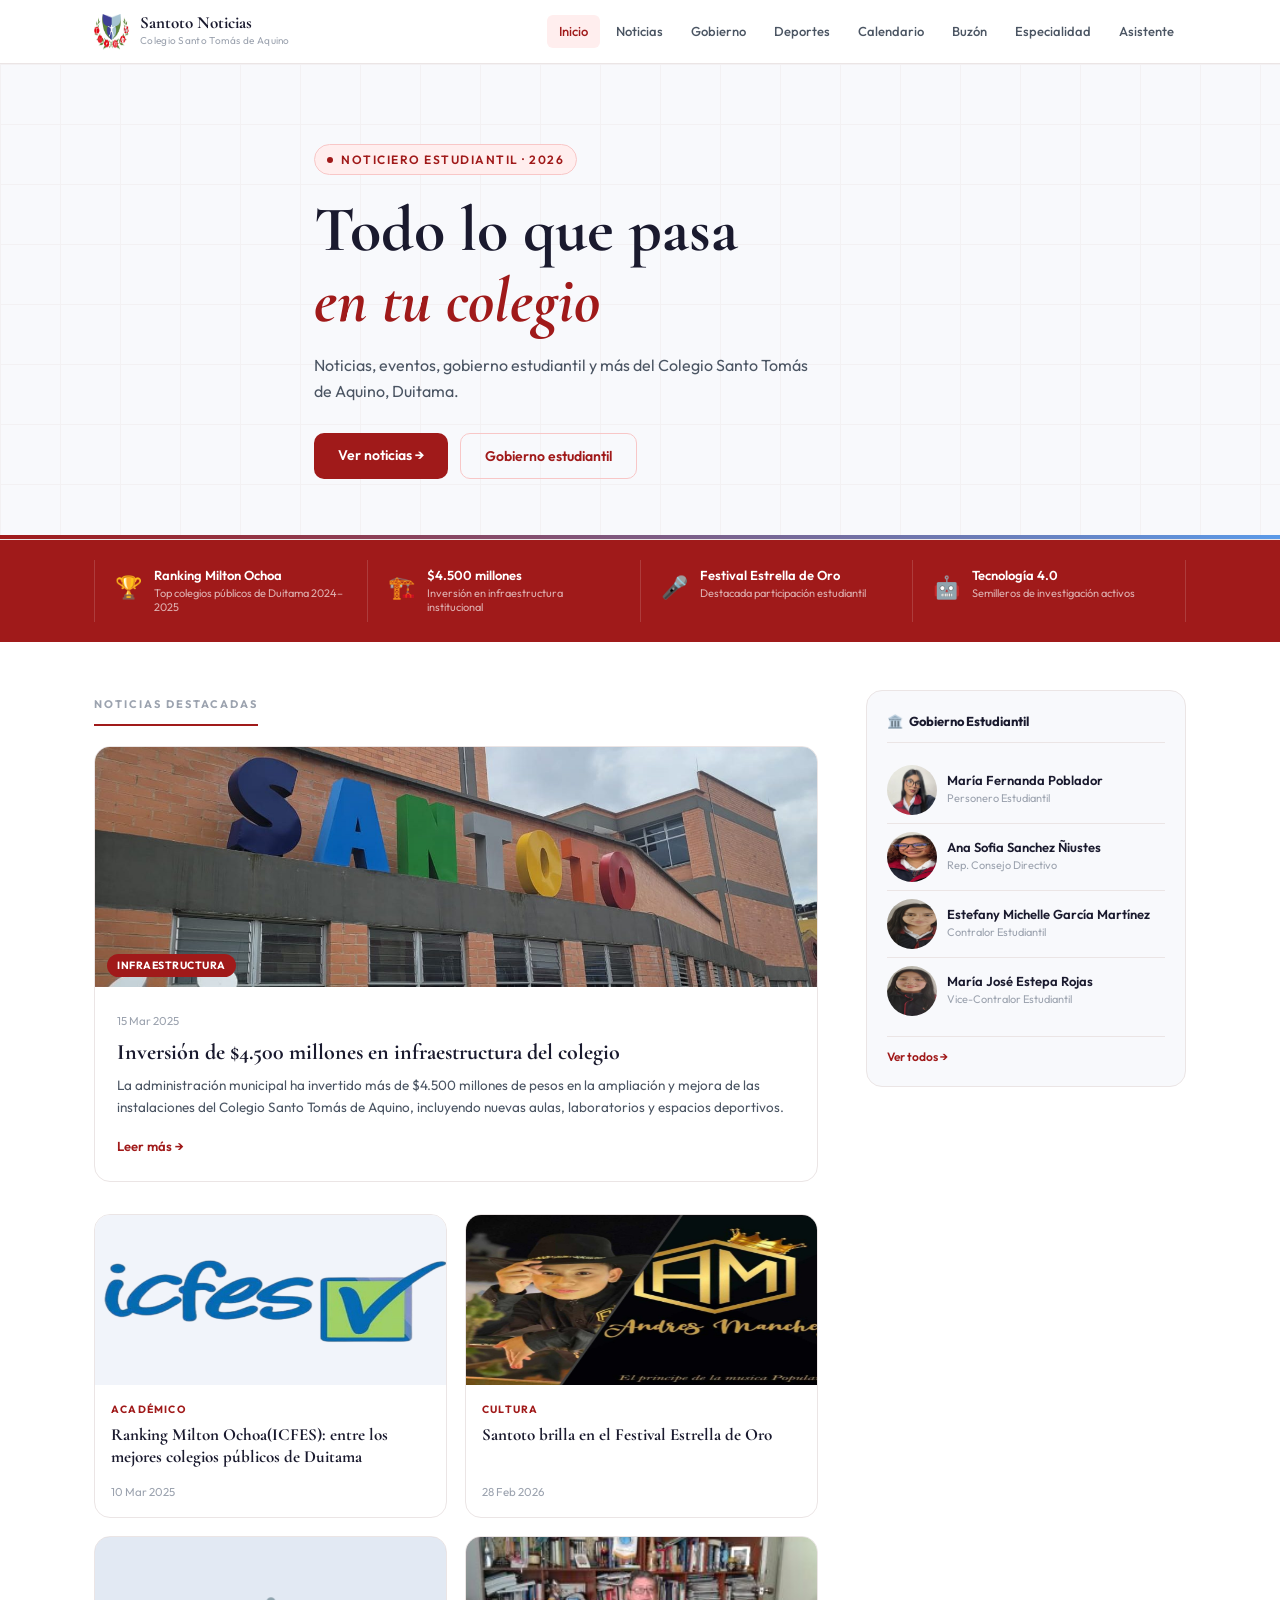
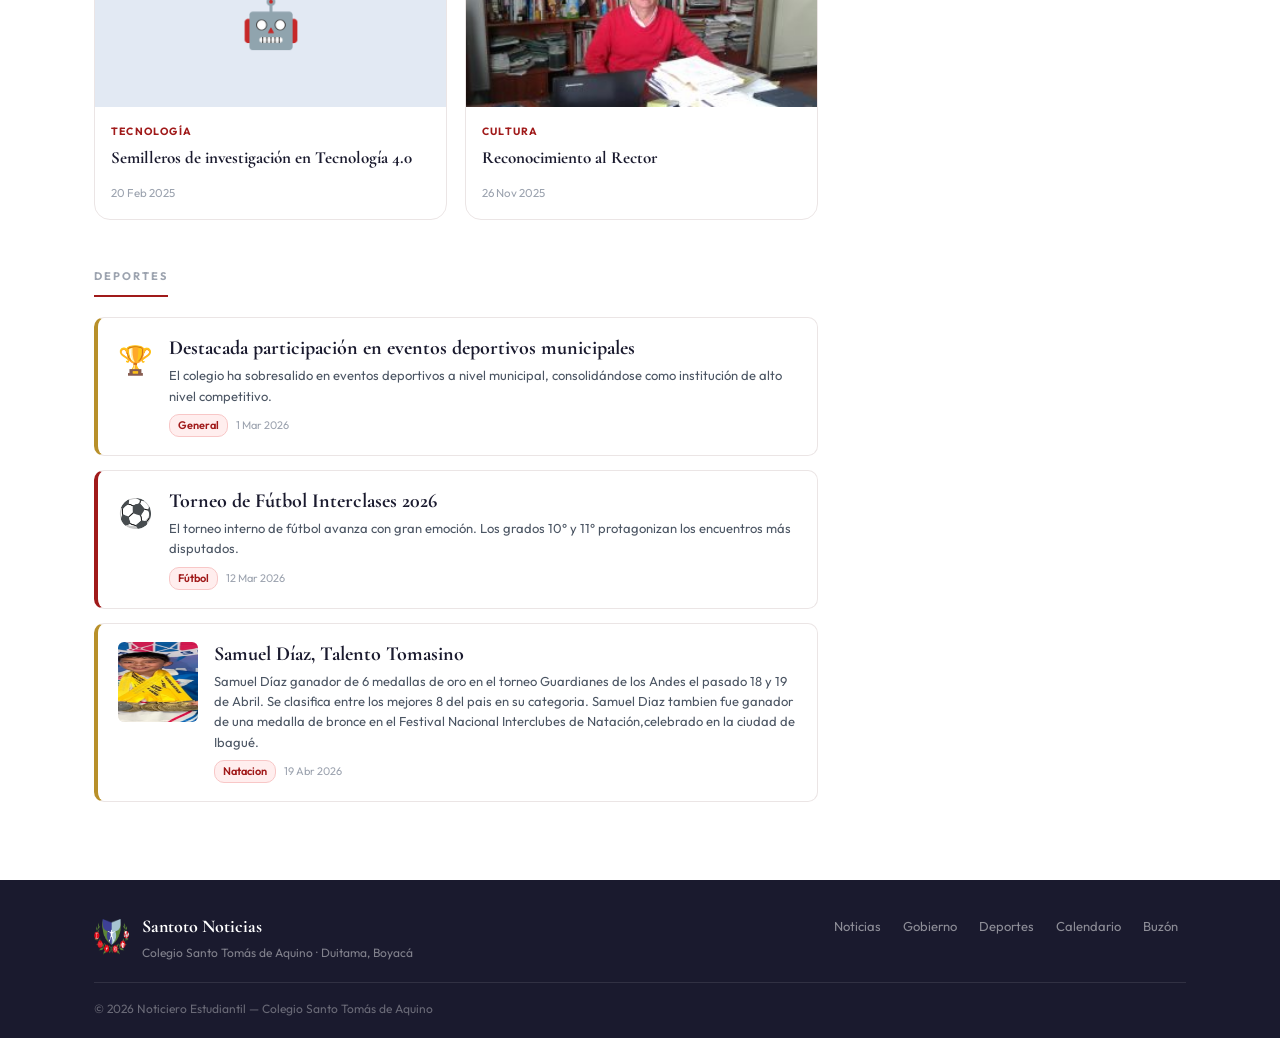
<file: index.html>
<!DOCTYPE html>
<html lang="es">
<head>
  <meta charset="UTF-8">
  <meta name="viewport" content="width=device-width, initial-scale=1.0">
  <title>Santoto Noticias — Colegio Santo Tomás de Aquino</title>
  <link rel="preconnect" href="https://fonts.googleapis.com">
  <link rel="preconnect" href="https://fonts.gstatic.com" crossorigin>
  <link href="https://fonts.googleapis.com/css2?family=Cormorant+Garamond:ital,wght@0,400;0,600;0,700;1,400;1,600&family=Outfit:wght@300;400;500;600;700&display=swap" rel="stylesheet">
  <link rel="stylesheet" href="styles.css">
  <script>
  // Comprueba si hay una versión nueva del sitio al entrar.
  (() => {
    if (!('serviceWorker' in navigator)) return;

    if (sessionStorage.getItem('sn_sw_reloading')) {
      sessionStorage.removeItem('sn_sw_reloading');
    }

    navigator.serviceWorker.addEventListener('controllerchange', () => {
      if (!sessionStorage.getItem('sn_sw_reloading')) {
        sessionStorage.setItem('sn_sw_reloading', '1');
        window.location.reload();
      }
    });

    window.addEventListener('load', () => {
      navigator.serviceWorker.register('./sw.js', { updateViaCache: 'none' })
        .then(reg => reg.update())
        .catch(err => console.warn('No se pudo comprobar la actualización:', err));
    });
  })();
  </script>
</head>
<body>

  <!-- NAV -->
  <nav class="nav" id="nav">
    <div class="nav-inner">
      <a href="index.html" class="nav-brand">
       <img src="IMG/esc.png" class="nav-logo" alt="Logo">
        <div class="nav-brand-text">
          <span class="nav-name">Santoto Noticias</span>
          <span class="nav-sub">Colegio Santo Tomás de Aquino</span>
        </div>
      </a>
      <div class="nav-links" id="nav-links">
        <a href="index.html" class="nav-link active">Inicio</a>
        <a href="noticias.html" class="nav-link">Noticias</a>
        <a href="gobierno.html" class="nav-link">Gobierno</a>
        <a href="deportes.html" class="nav-link">Deportes</a>
        <a href="calendario.html" class="nav-link">Calendario</a>
        <a href="sugerencias.html" class="nav-link">Buzón</a>
        <a href="especialidades.html" class="nav-link">Especialidad</a>
        <a href="chatbot.html" class="nav-link"> Asistente</a>
      </div>
      <button class="nav-hamburger" id="hamburger" onclick="toggleMenu()">
        <span></span><span></span><span></span>
      </button>
    </div>
  </nav>

  <!-- HERO -->
  <section class="hero">
    <div class="hero-bg-lines"></div>
    <div class="container">
      <div class="hero-eyebrow">
        <span class="dot"></span> Noticiero Estudiantil · 2026
      </div>
      <h1 class="hero-title">Todo lo que pasa<br><em>en tu colegio</em></h1>
      <p class="hero-desc">Noticias, eventos, gobierno estudiantil y más del Colegio Santo Tomás de Aquino, Duitama.</p>
      <div class="hero-actions">
        <a href="noticias.html" class="btn-primary">Ver noticias →</a>
        <a href="gobierno.html" class="btn-ghost">Gobierno estudiantil</a>
      </div>
    </div>
    <div class="hero-strip"></div>
  </section>

  <!-- HIGHLIGHTS BAR -->
  <div class="highlights-bar">
    <div class="container">
      <div class="highlights-grid">
        <div class="highlight-item">
          <div class="hi-icon">🏆</div>
          <div class="hi-text">
            <strong>Ranking Milton Ochoa</strong>
            <span>Top colegios públicos de Duitama 2024–2025</span>
          </div>
        </div>
        <div class="highlight-item">
          <div class="hi-icon">🏗️</div>
          <div class="hi-text">
            <strong>$4.500 millones</strong>
            <span>Inversión en infraestructura institucional</span>
          </div>
        </div>
        <div class="highlight-item">
          <div class="hi-icon">🎤</div>
          <div class="hi-text">
            <strong>Festival Estrella de Oro</strong>
            <span>Destacada participación estudiantil</span>
          </div>
        </div>
        <div class="highlight-item">
          <div class="hi-icon">🤖</div>
          <div class="hi-text">
            <strong>Tecnología 4.0</strong>
            <span>Semilleros de investigación activos</span>
          </div>
        </div>
      </div>
    </div>
  </div>

  <!-- MAIN CONTENT -->
  <main class="main-grid container">

    <!-- COLUMNA PRINCIPAL -->
    <div class="col-main">

      <div class="section-label">Noticias destacadas</div>

      <!-- NOTICIA GRANDE -->
      <article class="noticia-hero" onclick="location.href='noticias.html'">
        <div class="nh-img">
          <div class="nh-img-inner">
            <img src="IMG/colegio.jpeg" alt="Infraestructura" loading="lazy">
          </div>
          <div class="nh-cat-badge">Infraestructura</div>
        </div>
        <div class="nh-body">
          <div class="nh-meta">
            <span class="nh-date">15 Mar 2025</span>
          </div>
          <h2 class="nh-title">Inversión de $4.500 millones en infraestructura del colegio</h2>
          <p class="nh-excerpt">La administración municipal ha invertido más de $4.500 millones de pesos en la ampliación y mejora de las instalaciones del Colegio Santo Tomás de Aquino, incluyendo nuevas aulas, laboratorios y espacios deportivos.</p>
          <span class="nh-read">Leer más →</span>
        </div>
      </article>

      <!-- GRID NOTICIAS SECUNDARIAS -->
      <div class="noticias-grid" id="noticias-grid">
        <!-- Se llena con JS -->
      </div>

      <div class="section-label" style="margin-top:48px">Deportes</div>
      <div class="deportes-list" id="deportes-list">
        <!-- Se llena con JS -->
      </div>

    </div>
     
    <!-- SIDEBAR -->
    <aside class="col-side">

      <!-- GOBIERNO ESTUDIANTIL -->
      <div class="widget">
        <div class="widget-title">
          <span>🏛️</span> Gobierno Estudiantil
        </div>
        <div id="gov-widget">
          <!-- Se llena con JS -->
        </div>
        <a href="gobierno.html" class="widget-link">Ver todos →</a>
      </div>
    </aside>
  </main>
 <!-- FOOTER -->
  <footer class="footer">
    <div class="container">
      <div class="footer-top">
        <div class="footer-brand">
       <img src="IMG/esc.png" class="nav-logo" alt="Logo">
          <div>
            <div class="footer-name">Santoto Noticias</div>
            <div class="footer-sub">Colegio Santo Tomás de Aquino · Duitama, Boyacá</div>
          </div>
        </div>
        <div class="footer-links">
          <a href="noticias.html">Noticias</a>
          <a href="gobierno.html">Gobierno</a>
          <a href="deportes.html">Deportes</a>
          <a href="calendario.html">Calendario</a>
          <a href="sugerencias.html">Buzón</a>
        </div>
      </div>
      <div class="footer-bottom">
        <span>© 2026 Noticiero Estudiantil — Colegio Santo Tomás de Aquino</span>
      </div>
    </div>
  </footer>

  <script src="data.js"></script>
  <script src="main.js"></script>
</body>
</html>
</file>
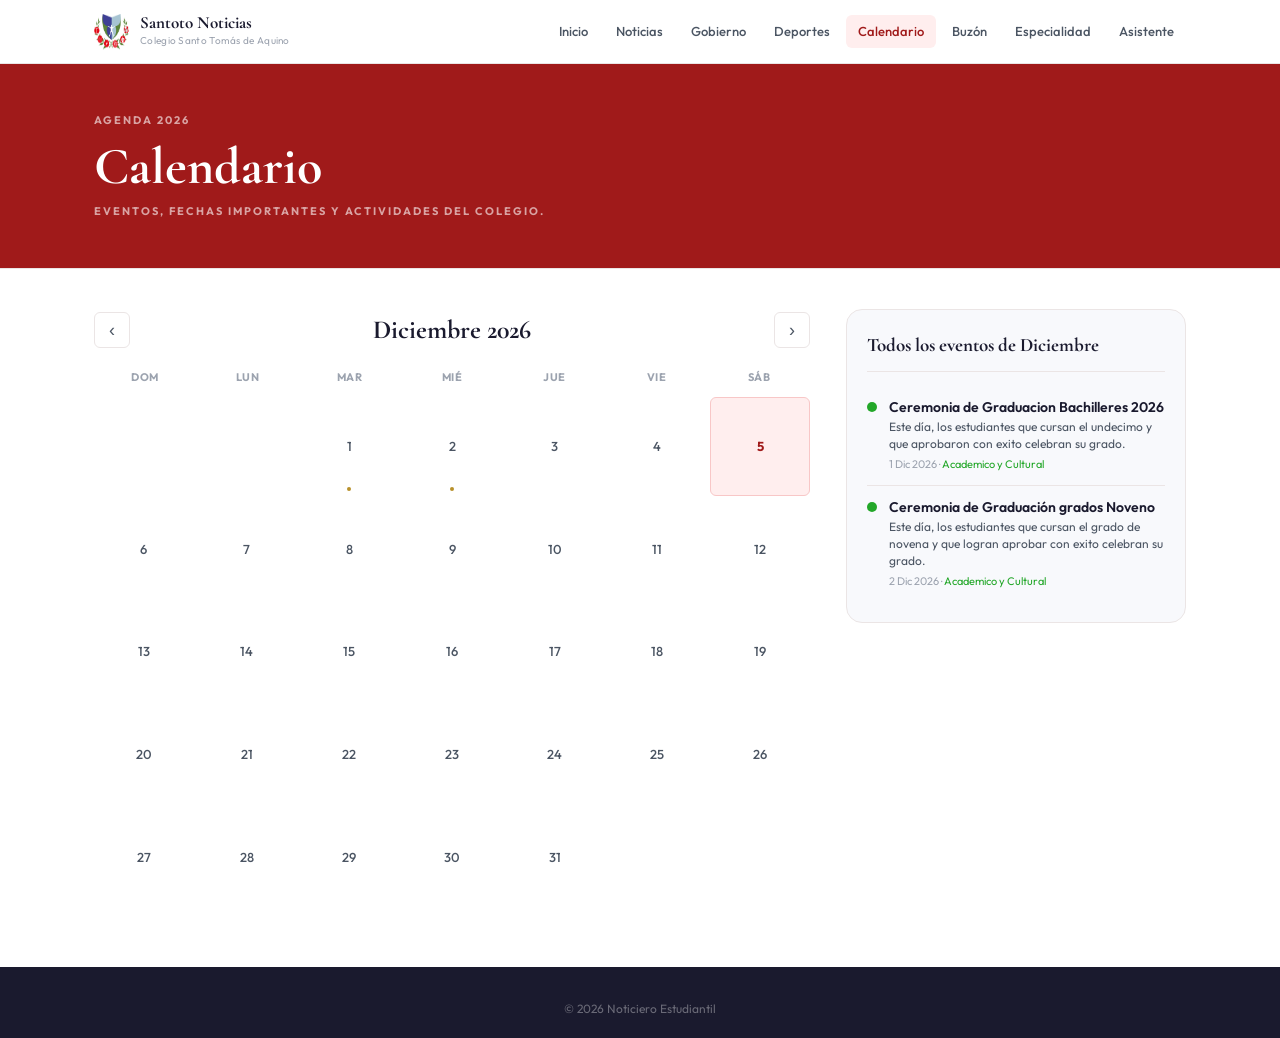
<file: calendario.html>
<!DOCTYPE html>
<html lang="es">
<head>
  <meta charset="UTF-8"><meta name="viewport" content="width=device-width, initial-scale=1.0">
  <title>Calendario — Santoto Noticias</title>
  <link rel="preconnect" href="https://fonts.googleapis.com">
  <link rel="preconnect" href="https://fonts.gstatic.com" crossorigin>
  <link href="https://fonts.googleapis.com/css2?family=Cormorant+Garamond:ital,wght@0,400;0,600;0,700;1,400;1,600&family=Outfit:wght@300;400;500;600;700&display=swap" rel="stylesheet">
  <link rel="stylesheet" href="styles.css">
  <script>
  // Comprueba si hay una versión nueva del sitio al entrar.
  (() => {
    if (!('serviceWorker' in navigator)) return;

    if (sessionStorage.getItem('sn_sw_reloading')) {
      sessionStorage.removeItem('sn_sw_reloading');
    }

    navigator.serviceWorker.addEventListener('controllerchange', () => {
      if (!sessionStorage.getItem('sn_sw_reloading')) {
        sessionStorage.setItem('sn_sw_reloading', '1');
        window.location.reload();
      }
    });

    window.addEventListener('load', () => {
      navigator.serviceWorker.register('./sw.js', { updateViaCache: 'none' })
        .then(reg => reg.update())
        .catch(err => console.warn('No se pudo comprobar la actualización:', err));
    });
  })();
  </script>
</head>
<body>
  <nav class="nav" id="nav">
    <div class="nav-inner">
      <a href="index.html" class="nav-brand">       
      <img src="IMG/esc.png" class="nav-logo" alt="Logo">
      <div class="nav-brand-text">
        <span class="nav-name">Santoto Noticias</span><span class="nav-sub">Colegio Santo Tomás de Aquino</span></div></a>
         
        <div class="nav-links" id="nav-links">
        <a href="index.html" class="nav-link">Inicio</a>
        <a href="noticias.html" class="nav-link">Noticias</a>
        <a href="gobierno.html" class="nav-link">Gobierno</a>
        <a href="deportes.html" class="nav-link">Deportes</a>
        <a href="calendario.html" class="nav-link active">Calendario</a>
        <a href="sugerencias.html" class="nav-link">Buzón</a>
        <a href="especialidades.html" class="nav-link">Especialidad</a>
        <a href="chatbot.html" class="nav-link"> Asistente</a>
      </div>
      <button class="nav-hamburger" id="hamburger" onclick="toggleMenu()"><span></span><span></span><span></span></button>
    </div>
  </nav>
  <div class="page-header page-header-azul"><div class="container"><div class="page-eyebrow">Agenda 2026</div><h1 class="page-title" style="color: white;">Calendario</h1><p class="page-eyebrow">Eventos, fechas importantes y actividades del colegio.</p></div></div>
  <div class="container" style="padding-top:40px;padding-bottom:60px">
    <div class="cal-layout">
      <div class="cal-grid-wrap">
        <div class="cal-header-web">
          <button class="cal-btn-nav" onclick="calCambiarMes(-1)">‹</button>
          <h2 class="cal-mes-titulo" id="cal-mes-titulo"></h2>
          <button class="cal-btn-nav" onclick="calCambiarMes(1)">›</button>
        </div>
        <div class="cal-semana-labels">
          <span>Dom</span><span>Lun</span><span>Mar</span><span>Mié</span><span>Jue</span><span>Vie</span><span>Sáb</span>
        </div>
        <div class="cal-days-grid" id="cal-days"></div>
      </div>
      <div class="cal-eventos-panel">
        <div class="cal-panel-title" id="cal-panel-title">Todos los eventos del mes</div>
        <div id="cal-eventos-lista"></div>
      </div>
    </div>
  </div>
  <footer class="footer"><div class="container"><div class="footer-bottom" style="justify-content:center"><span>© 2026 Noticiero Estudiantil</span></div></div></footer>
  <script src="data.js"></script><script src="main.js"></script>
</body>
</html>
</file>
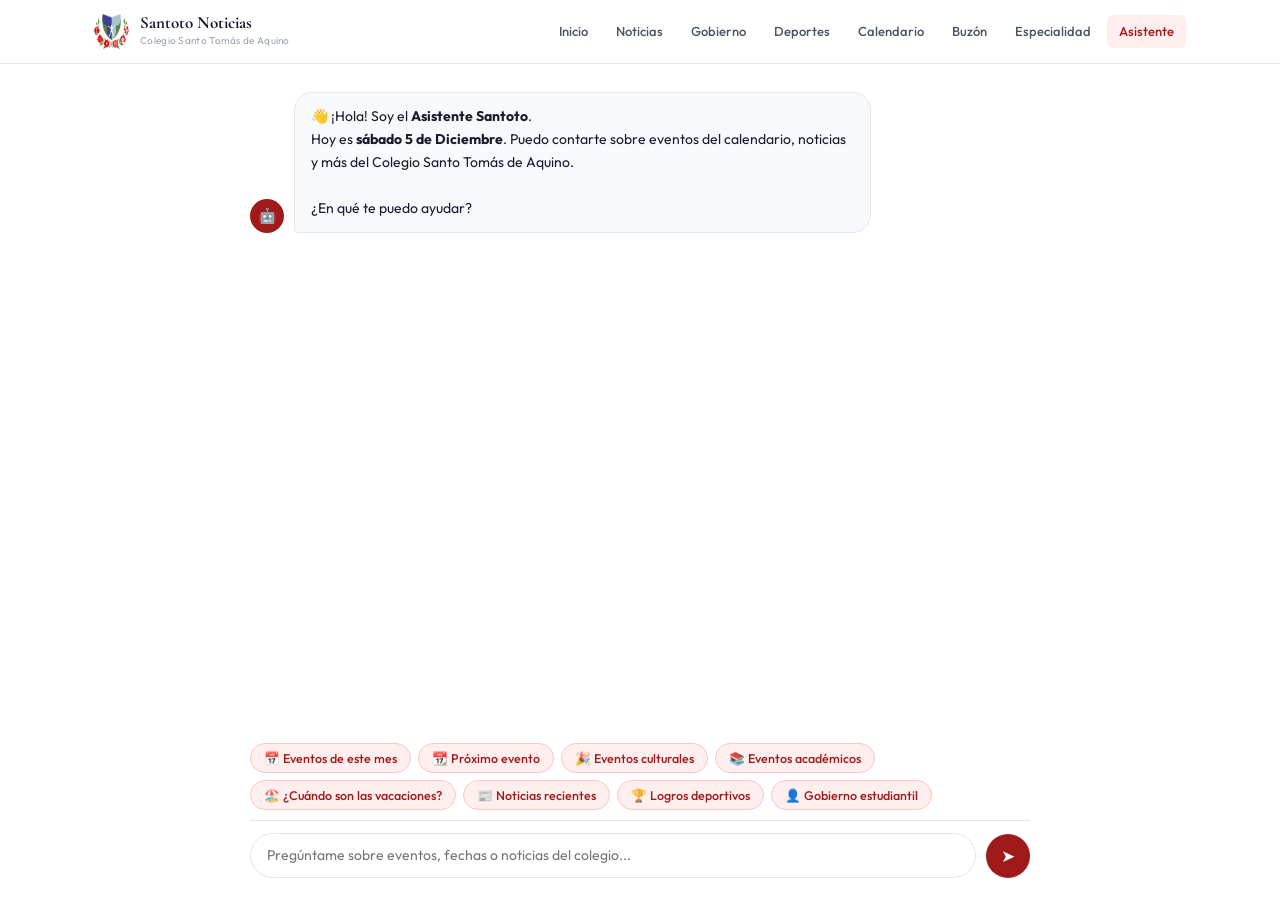
<file: chatbot.html>
<!DOCTYPE html>
<html lang="es">
<head>
  <meta charset="UTF-8">
  <meta name="viewport" content="width=device-width, initial-scale=1.0">
  <title>Asistente Santoto — Santoto Noticias</title>
  <link rel="preconnect" href="https://fonts.googleapis.com">
  <link rel="preconnect" href="https://fonts.gstatic.com" crossorigin>
  <link href="https://fonts.googleapis.com/css2?family=Cormorant+Garamond:ital,wght@0,400;0,600;0,700;1,400;1,600&family=Outfit:wght@300;400;500;600;700&display=swap" rel="stylesheet">
  <link rel="stylesheet" href="styles.css">
  <style>
    body { display: flex; flex-direction: column; min-height: 100vh; }

    /* ── CHAT SHELL ── */
    .chat-shell {
      flex: 1;
      display: flex;
      flex-direction: column;
      max-width: 820px;
      width: 100%;
      margin: 0 auto;
      padding: 0 20px;
      box-sizing: border-box;
    }

    /* Mensajes */
    .chat-messages {
      flex: 1;
      overflow-y: auto;
      padding: 28px 0 12px;
      display: flex;
      flex-direction: column;
      gap: 14px;
      scroll-behavior: smooth;
    }

    /* Burbuja */
    .msg { display: flex; gap: 10px; align-items: flex-end; animation: msgIn .22s ease; }
    @keyframes msgIn { from { opacity:0; transform:translateY(7px);} to { opacity:1; transform:none;} }

    .msg-avatar {
      width: 34px; height: 34px; border-radius: 50%;
      background: var(--azul); color: #fff;
      display: flex; align-items: center; justify-content: center;
      font-size: 15px; flex-shrink: 0; align-self: flex-end;
    }
    .msg-bubble {
      max-width: 74%;
      padding: 12px 16px;
      border-radius: 18px;
      font-size: 14px; line-height: 1.65;
      font-family: var(--font-s);
    }
    .msg.bot .msg-bubble {
      background: var(--fondo-2);
      border: 1px solid var(--borde);
      border-bottom-left-radius: 4px;
      color: var(--texto);
    }
    .msg.user { flex-direction: row-reverse; }
    .msg.user .msg-bubble {
      background: var(--azul); color: #fff;
      border-bottom-right-radius: 4px;
    }
    .msg.bot.error .msg-bubble { border-color: #f8c7c7; background: #fff5f5; color: #9b2020; }

    /* Tarjeta evento dentro del chat */
    .chat-event {
      background: var(--fondo);
      border: 1px solid var(--borde);
      border-left: 3px solid var(--azul);
      border-radius: var(--r-sm);
      padding: 9px 12px;
      margin: 5px 0 2px;
    }
    .chat-event .ce-title  { font-weight: 600; color: var(--texto); font-size: 13px; margin-bottom: 2px; }
    .chat-event .ce-fecha  { font-size: 11.5px; color: var(--azul); font-weight: 600; margin-bottom: 3px; }
    .chat-event .ce-desc   { font-size: 12px; color: var(--texto-2); line-height: 1.5; }
    .chat-event .ce-badge  {
      display: inline-block; margin-top: 5px;
      font-size: 10.5px; font-weight: 600;
      background: var(--azul-claro); color: var(--azul);
      border: 1px solid var(--azul-borde);
      padding: 1px 8px; border-radius: 10px;
    }

    /* Typing */
    .typing-wrap { display: flex; gap: 10px; align-items: flex-end; }
    .typing-bubble {
      background: var(--fondo-2); border: 1px solid var(--borde);
      border-radius: 18px; border-bottom-left-radius: 4px;
      padding: 12px 18px; display: flex; gap: 5px; align-items: center;
    }
    .dot { width: 7px; height: 7px; border-radius: 50%; background: var(--texto-3); animation: pulse 1.1s infinite; }
    .dot:nth-child(2) { animation-delay:.18s; }
    .dot:nth-child(3) { animation-delay:.36s; }
    @keyframes pulse { 0%,80%,100%{opacity:.2;transform:scale(.85);} 40%{opacity:1;transform:scale(1.1);} }

    /* Sugerencias rápidas */
    .chips-wrap {
      padding: 2px 0 10px;
      display: flex; gap: 7px; flex-wrap: wrap;
      transition: opacity .3s;
    }
    .chip {
      padding: 6px 13px; border-radius: 20px; font-size: 12.5px;
      border: 1.5px solid var(--azul-borde); background: var(--azul-claro);
      color: var(--azul); cursor: pointer; font-family: var(--font-s);
      font-weight: 500; white-space: nowrap;
      transition: background .15s, color .15s, transform .1s;
    }
    .chip:hover  { background: var(--azul); color: #fff; transform: translateY(-1px); }
    .chip:active { transform: scale(.96); }

    /* Barra de input */
    .chat-bar {
      border-top: 1px solid var(--borde);
      padding: 12px 0 22px;
      display: flex; gap: 10px; align-items: flex-end;
    }
    .chat-input {
      flex: 1; padding: 11px 16px;
      border: 1.5px solid var(--borde); border-radius: 24px;
      font-family: var(--font-s); font-size: 14px; color: var(--texto);
      background: var(--fondo); resize: none; outline: none;
      max-height: 110px; overflow-y: auto; line-height: 1.5;
      transition: border-color .2s;
    }
    .chat-input:focus { border-color: var(--azul); }
    .chat-send {
      width: 44px; height: 44px; border-radius: 50%;
      background: var(--azul); color: #fff; border: none;
      cursor: pointer; font-size: 17px;
      display: flex; align-items: center; justify-content: center;
      flex-shrink: 0; transition: background .15s, transform .1s;
    }
    .chat-send:hover  { background: var(--azul-medio); }
    .chat-send:active { transform: scale(.93); }

    @media (max-width: 600px) {
      .msg-bubble { max-width: 86%; font-size: 13.5px; }
    }
  </style>
  <script>
  // Comprueba si hay una versión nueva del sitio al entrar.
  (() => {
    if (!('serviceWorker' in navigator)) return;

    if (sessionStorage.getItem('sn_sw_reloading')) {
      sessionStorage.removeItem('sn_sw_reloading');
    }

    navigator.serviceWorker.addEventListener('controllerchange', () => {
      if (!sessionStorage.getItem('sn_sw_reloading')) {
        sessionStorage.setItem('sn_sw_reloading', '1');
        window.location.reload();
      }
    });

    window.addEventListener('load', () => {
      navigator.serviceWorker.register('./sw.js', { updateViaCache: 'none' })
        .then(reg => reg.update())
        .catch(err => console.warn('No se pudo comprobar la actualización:', err));
    });
  })();
  </script>
</head>
<body>

  <nav class="nav" id="nav">
    <div class="nav-inner">
      <a href="index.html" class="nav-brand">
        <img src="IMG/esc.png" class="nav-logo" alt="Logo">
        <div class="nav-brand-text">
          <span class="nav-name">Santoto Noticias</span>
          <span class="nav-sub">Colegio Santo Tomás de Aquino</span>
        </div>
      </a>
      <div class="nav-links" id="nav-links">
        <a href="index.html" class="nav-link">Inicio</a>
        <a href="noticias.html" class="nav-link">Noticias</a>
        <a href="gobierno.html" class="nav-link">Gobierno</a>
        <a href="deportes.html" class="nav-link">Deportes</a>
        <a href="calendario.html" class="nav-link">Calendario</a>
        <a href="sugerencias.html" class="nav-link">Buzón</a>
        <a href="especialidades.html" class="nav-link">Especialidad</a>
        <a href="chatbot.html" class="nav-link active"> Asistente</a>
      </div>
      <button class="nav-hamburger" id="hamburger" onclick="toggleMenu()">
        <span></span><span></span><span></span>
      </button>
    </div>
  </nav>

  <div class="chat-shell">
    <div class="chat-messages" id="msgs"></div>

    <div class="chips-wrap" id="chips">
      <button class="chip" onclick="chip(this)">📅 Eventos de este mes</button>
      <button class="chip" onclick="chip(this)">📆 Próximo evento</button>
      <button class="chip" onclick="chip(this)">🎉 Eventos culturales</button>
      <button class="chip" onclick="chip(this)">📚 Eventos académicos</button>
      <button class="chip" onclick="chip(this)">🏖️ ¿Cuándo son las vacaciones?</button>
      <button class="chip" onclick="chip(this)">📰 Noticias recientes</button>
      <button class="chip" onclick="chip(this)">🏆 Logros deportivos</button>
      <button class="chip" onclick="chip(this)">👤 Gobierno estudiantil</button>
    </div>

    <div class="chat-bar">
      <textarea id="inp" class="chat-input" rows="1"
        placeholder="Pregúntame sobre eventos, fechas o noticias del colegio..."
        onkeydown="onKey(event)" oninput="resize(this)"></textarea>
      <button class="chat-send" onclick="send()">➤</button>
    </div>
  </div>

  <script src="data.js"></script>
  <script src="main.js"></script>
  <script>
  // ══════════════════════════════════════════
  //   MOTOR DE RESPUESTAS LOCAL — SANTOTO BOT
  // ══════════════════════════════════════════

  const MESES = ['enero','febrero','marzo','abril','mayo','junio',
                 'julio','agosto','septiembre','octubre','noviembre','diciembre'];
  const MESES_C = ['Enero','Febrero','Marzo','Abril','Mayo','Junio',
                   'Julio','Agosto','Septiembre','Octubre','Noviembre','Diciembre'];
  const DIAS_SEM = ['domingo','lunes','martes','miércoles','jueves','viernes','sábado'];

  function hoy() { return new Date(); }
  function parseF(s) { const [y,m,d] = s.split('-'); return new Date(+y, +m-1, +d); }
  function fmtFecha(s) {
    const d = parseF(s);
    return `${DIAS_SEM[d.getDay()]} ${d.getDate()} de ${MESES_C[d.getMonth()]} de ${d.getFullYear()}`;
  }
  function diasFaltan(s) {
    const hoyD = new Date(); hoyD.setHours(0,0,0,0);
    const ev = parseF(s); ev.setHours(0,0,0,0);
    return Math.round((ev - hoyD) / 86400000);
  }
  function estadoEvento(s) {
    const d = diasFaltan(s);
    if (d < 0)  return `ya ocurrió`;
    if (d === 0) return `<strong>¡ES HOY!</strong>`;
    if (d === 1) return `mañana`;
    return `en <strong>${d} días</strong>`;
  }
  function n(t) { return t.toLowerCase().normalize('NFD').replace(/[\u0300-\u036f]/g,''); }

  // Tarjeta HTML de un evento
  function tarjetaEvento(e) {
    const d = diasFaltan(e.fecha);
    const estado = d < 0 ? '✓ Ya ocurrió'
                 : d === 0 ? '🔴 ¡Hoy!'
                 : d === 1 ? '📌 Mañana'
                 : `📌 En ${d} días`;
    return `<div class="chat-event">
      <div class="ce-title">${e.icon||'📅'} ${e.titulo}</div>
      <div class="ce-fecha">${fmtFecha(e.fecha)}</div>
      <div class="ce-desc">${e.desc}</div>
      <span class="ce-badge">${e.categoria}</span>
      <span class="ce-badge" style="margin-left:4px">${estado}</span>
    </div>`;
  }

  // ── RESPONDER ────────────────────────────────────────
  function responder(txt) {
    const q = n(txt);
    const hoyDate = new Date(); hoyDate.setHours(0,0,0,0);
    const evs = DATA.eventos || [];
    const nots = DATA.noticias || [];
    const deps = DATA.deportes || [];
    const gov  = DATA.gobierno || [];

   
    // ── BUSCADOR INTELIGENTE DE EVENTOS ──
    const normalizar = texto => n(String(texto || ''))
      .replace(/[^\w\s]/g, ' ')
      .replace(/\s+/g, ' ')
      .trim();

    const fechaEvento = e => {
      const fecha = String(e.fecha || '').trim();
      const [y, m, d] = fecha.split('-').map(Number);
      if (!y || !m || !d) return null;

      const f = new Date(y, m - 1, d);
      // Evita aceptar fechas imposibles, como el 31 de noviembre.
      if (f.getFullYear() !== y || f.getMonth() !== m - 1 ||
          f.getDate() !== d) return null;

      f.setHours(0, 0, 0, 0);
      return f;
    };

    const hoyLocal = new Date();
    hoyLocal.setHours(0, 0, 0, 0);

    const fechaISO = f =>
      `${f.getFullYear()}-${String(f.getMonth() + 1).padStart(2, '0')}-${String(f.getDate()).padStart(2, '0')}`;

    const mesesBusqueda = [
      'enero', 'febrero', 'marzo', 'abril', 'mayo', 'junio',
      'julio', 'agosto', 'septiembre', 'octubre', 'noviembre',
      'diciembre'
    ];

    const palabrasIgnoradas = new Set([
      'cuando', 'donde', 'cual', 'cuales', 'quiero', 'saber',
      'dime', 'para', 'sobre', 'evento', 'eventos', 'actividad',
      'actividades', 'fecha', 'dia', 'dias', 'del', 'de', 'que',
      'los', 'las', 'una', 'uno', 'por', 'favor', 'hay', 'es',
      'son', 'colegio', 'santoto', 'esta', 'estan', 'tienen',
      'tiene', 'seran', 'seria', 'habra', 'hoy', 'manana',
      'proximo', 'proxima', 'grado', 'grados', 'curso', 'cursos',
      'presentan', 'presentar', 'sustentan', 'sustentacion',
      'sustentaciones', 'proyecto', 'proyectos', 'calendario',
      'noviembre', 'octubre', 'diciembre', 'enero', 'febrero',
      'marzo', 'abril', 'mayo', 'junio', 'julio', 'agosto',
      'septiembre'
    ]);

    const consulta = normalizar(q);
    const palabrasConsulta = consulta
      .split(' ')
      .filter(p => p.length >= 2 && !palabrasIgnoradas.has(p));

    const consultaEventos =
      /\beventos?\b|\bactividades?\b|\bcalendario\b|\bcuando\b|\bfecha\b|\bque dia\b|\ba que hora\b|\bque hay\b|\bque se hace\b|\bque tengo\b|\bsustentacion\b|\bsustentaciones\b|\bproyectos?\b|\bjornada\b|\bgraduacion\b|\bgraduaciones\b|\bboletines?\b|\bjean day\b|\benglish day\b|\bgrado\b|\bgrados\b|\bcurso\b|\bcursos\b|\besta semana\b|\bmanana\b|\bhoy\b/.test(consulta);

const preguntaSoloFecha =
  /^(que fecha es|que dia es|que dia estamos|fecha de hoy|que fecha es hoy)$/.test(consulta);

if (consultaEventos && !preguntaSoloFecha && evs.length) {

  if (/todos los eventos|lista de eventos|ver eventos|todos los actos/.test(consulta)) {
  const todos = evs.filter(e => fechaEvento(e))
    .sort((a, b) => fechaEvento(a) - fechaEvento(b));

  return `📅 <strong>Todos los eventos: ${todos.length}</strong><br><br>
    ${todos.map(tarjetaEvento).join('')}`;
}
      let lista = evs.filter(e => fechaEvento(e));

      // Consultas por fecha relativa.
      if (/\bhoy\b/.test(consulta)) {
        lista = lista.filter(e => fechaISO(fechaEvento(e)) === fechaISO(hoyLocal));
      } else if (/\bmanana\b/.test(consulta)) {
        const manana = new Date(hoyLocal);
        manana.setDate(manana.getDate() + 1);
        lista = lista.filter(e => fechaISO(fechaEvento(e)) === fechaISO(manana));
      } else if (/\besta semana\b|\besta semana que viene\b/.test(consulta)) {
        const inicio = new Date(hoyLocal);
        inicio.setDate(inicio.getDate() - ((inicio.getDay() + 6) % 7));
        const fin = new Date(inicio);
        fin.setDate(fin.getDate() + 7);
        lista = lista.filter(e => {
          const f = fechaEvento(e);
          return f >= inicio && f < fin;
        });
      } else {
        // Fecha escrita como "5 de noviembre".
        const fechaTexto = consulta.match(
          /\b(\d{1,2})\s+de\s+(enero|febrero|marzo|abril|mayo|junio|julio|agosto|septiembre|octubre|noviembre|diciembre)\b/
        );

        if (fechaTexto) {
          const dia = Number(fechaTexto[1]);
          const mes = mesesBusqueda.indexOf(fechaTexto[2]);
          lista = lista.filter(e => {
            const f = fechaEvento(e);
            return f.getDate() === dia && f.getMonth() === mes;
          });
        } else {
          // Reconocer grados como 1101, 11-01, 11 01 o 1101.
          const grados = consulta.match(/\b11\s*[- ]?\s*0?[1-7]\b|\b110[1-7]\b/g) || [];
          const gradosLimpios = [...new Set(
            grados.map(g => g.replace(/\D/g, '').replace(/^11([1-7])$/, '110$1'))
          )];

          // Filtrar por coincidencias en título, descripción y categoría.
          const puntuados = lista.map(e => {
            const titulo = normalizar(e.titulo);
            const descripcion = normalizar(e.desc);
            const categoria = normalizar(e.categoria);
            const texto = `${titulo} ${descripcion} ${categoria}`;
            let puntos = 0;

            for (const p of palabrasConsulta) {
              if (titulo.includes(p)) puntos += p.length >= 4 ? 4 : 2;
              else if (descripcion.includes(p)) puntos += 1;
              else if (categoria.includes(p)) puntos += 1;
            }

            if (gradosLimpios.length) {
              const coincideGrado = gradosLimpios.some(g =>
                titulo.replace(/\D/g, '').includes(g)
              );
              puntos += coincideGrado ? 10 : -10;
            }

            return { evento: e, puntos };
          }).filter(r => r.puntos > 0);

          if (puntuados.length) {
            const maximo = Math.max(...puntuados.map(r => r.puntos));
            const mejor = puntuados.filter(r => r.puntos === maximo);

            // Si el usuario pregunta por un grado concreto,
            // mostrar solamente los eventos que coincidan con ese grado.
            lista = mejor.map(r => r.evento);
          } else {
            lista = [];
          }
        }
      }

      // Orden cronológico.
      lista.sort((a, b) => fechaEvento(a) - fechaEvento(b));

      if (!lista.length) {
        return '📭 No encontré eventos que coincidan con tu consulta. Prueba con el nombre de la actividad, el grado o una fecha, por ejemplo: «sustentación del grado 1101».';
      }

      return `📅 <strong>Eventos encontrados: ${lista.length}</strong><br><br>
        ${lista.map(tarjetaEvento).join('')}`;
    }


    // Próximos / pasados
    const proximos = evs.filter(e => diasFaltan(e.fecha) >= 0).sort((a,b)=>parseF(a.fecha)-parseF(b.fecha));
    const pasados  = evs.filter(e => diasFaltan(e.fecha) <  0).sort((a,b)=>parseF(b.fecha)-parseF(a.fecha));

    // BUSCAR SUSTENTACIONES DE TODOS LOS GRADOS
if (/sustentacion|sustentaciones/.test(q) &&
    /proyectos|grado|1101|1102|1103|1104|1105|1106|1107/.test(q)) {

  const grados = q.match(/11\s*0?[1-7]\b|110[1-7]\b/g) || [];

  const gradosBuscados = [...new Set(
    grados.map(g => g.replace(/\s/g, ''))
  )];

  const eventos = evs.filter(e =>
    /sustentacion.*proyectos/i.test(e.titulo) &&
    (
      gradosBuscados.length === 0 ||
      gradosBuscados.some(g =>
        new RegExp(g).test(e.titulo.replace(/\s/g, ''))
      )
    )
  );

  if (eventos.length) {
    return `
      <strong>📚 Sustentaciones de proyectos</strong>
      ${eventos.map(e => `
        <div class="chat-respuesta">
          <p><strong>${e.titulo}</strong></p>
          <p>📅 Fecha: ${fmtFecha(e.fecha)}</p>
          <p>${e.desc || 'Sin descripción adicional.'}</p>
        </div>
      `).join('')}
    `;
  }

  return '📭 No encontré sustentaciones registradas para esa consulta.';
}

    // ── SALUDO ──
    if (/^(hola|buenas|buenos|hey|hi|ola|saludos|que tal|buena)/.test(q)) {
      const pr = proximos[0];
      let extra = pr ? `<br><br>Por cierto, el próximo evento es <strong>${pr.titulo}</strong>, ${estadoEvento(pr.fecha)} (${fmtFecha(pr.fecha)}) 📅` : '';
      return `¡Hola! 👋 Soy el <strong>Asistente Santoto</strong>, aquí para ayudarte con información del Colegio Santo Tomás de Aquino.<br><br>Puedo decirte sobre eventos del calendario, noticias, fechas importantes, el gobierno estudiantil y más.${extra}<br><br>¿En qué te ayudo?`;
    }
    // ── HORA ──
if (/que hora es|hora|hora actual/.test(q)) {
  const ahora = new Date();

  return `🕒 Son las <strong>${ahora.toLocaleTimeString('es-CO', {
    hour: 'numeric',
    minute: '2-digit'
  })}</strong>.`;
}

// ── FECHA ──
if (/^(que fecha es|que dia es|fecha|que dia estamos)$/.test(q)) {
  const ahora = new Date();

  return `📅 Hoy es <strong>${ahora.toLocaleDateString('es-CO', {
    weekday: 'long',
    year: 'numeric',
    month: 'long',
    day: 'numeric'
  })}</strong>.`;
}

    // ── PRÓXIMO EVENTO ──
    if (/proximo|siguiente|viene|proximamente|que hay pronto|que sigue|cuando es el siguiente/.test(q)) {
      if (!proximos.length) return 'No hay eventos próximos registrados en el calendario por el momento. 📭';
      const e = proximos[0];
      return `El próximo evento es:<br>${tarjetaEvento(e)}<br>¿Quieres ver todos los eventos del mes?`;
    }

    // ── TODOS LOS EVENTOS ──
    if (/todos los eventos|lista de eventos|que eventos hay|ver eventos|todos los actos/.test(q)) {
      if (!evs.length) return 'No hay eventos registrados.';
      return `Aquí están todos los eventos del año:<br><br>${evs.map(tarjetaEvento).join('')}`;
    }

    // ── EVENTOS DE ESTE MES ──
    if (/este mes|del mes|en el mes|mes actual|junio|mayo|abril|marzo|enero|febrero|julio|agosto|septiembre|octubre|noviembre|diciembre/.test(q)) {
      // detectar mes específico
      let mesIdx = hoyDate.getMonth();
      const nombresMes = ['enero','febrero','marzo','abril','mayo','junio','julio','agosto','septiembre','octubre','noviembre','diciembre'];
      for (let i=0;i<12;i++) { if (q.includes(nombresMes[i])) { mesIdx=i; break; } }
      const delMes = evs.filter(e => { const d=parseF(e.fecha); return d.getMonth()===mesIdx; });
      if (!delMes.length) return `No encontré eventos registrados en <strong>${MESES_C[mesIdx]}</strong>. Puedes revisar el <a href="calendario.html" style="color:var(--azul)">Calendario completo</a>.`;
      return `Eventos de <strong>${MESES_C[mesIdx]}</strong>:<br><br>${delMes.map(tarjetaEvento).join('')}`;
    }

    // ── VACACIONES / FIN DE AÑO ──
    if (/vacaciones|descanso|fin de año|finales|salida|ultimo dia/.test(q)) {
      const vac = evs.find(e => /vacacion|salida|fin de año/i.test(e.titulo+e.desc));
      const diasFest = evs.find(e => /estudiante/i.test(e.titulo));
      if (diasFest) {
        return `Las vacaciones y el Día del Estudiante son el <strong>${fmtFecha(diasFest.fecha)}</strong>, ${estadoEvento(diasFest.fecha)}.<br><br>${tarjetaEvento(diasFest)}`;
      }
      return `La salida a vacaciones está programada para el <strong>19 de junio de 2026</strong> (Día del Estudiante). ${estadoEvento('2026-06-19')}.`;
    }

    // ── EVENTOS CULTURALES ──
    if (/cultural|cultura|arte|musica|festival|danza|english day|jean day|jen day|izada/.test(q)) {
      const cult = evs.filter(e => /cultural|cultura|arte/i.test(e.categoria+e.titulo+e.desc));
      if (!cult.length) return 'No encontré eventos culturales próximos. Revisa el <a href="calendario.html" style="color:var(--azul)">Calendario</a>.';
      return `Eventos culturales registrados:<br><br>${cult.map(tarjetaEvento).join('')}`;
    }

    // ── ENGLISH DAY ──
    if (/english day|dia ingles|ingles/.test(q)) {
      const e = evs.find(ev => /english/i.test(ev.titulo));
      if (e) return `El <strong>English Day</strong> es el ${fmtFecha(e.fecha)}, ${estadoEvento(e.fecha)}.<br><br>${tarjetaEvento(e)}`;
      return 'No encontré información sobre el English Day. Revisa el calendario.';
    }

    // ── JEAN DAY / JEN DAY ──
    if (/jean day|jen day|jean|jeans/.test(q)) {
      const e = evs.find(ev => /jean|jen/i.test(ev.titulo));
      if (e) return `El <strong>Jean Day</strong> es el ${fmtFecha(e.fecha)}, ${estadoEvento(e.fecha)}.<br><br>${tarjetaEvento(e)}`;
      return 'No encontré información sobre el Jean Day.';
    }

    // ── DÍA DEL PROFESOR ──
    if (/profesor|docente|maestro|dia del profe/.test(q)) {
      const e = evs.find(ev => /profesor|docente/i.test(ev.titulo));
      if (e) return `El <strong>Día del Profesor</strong> es el ${fmtFecha(e.fecha)}, ${estadoEvento(e.fecha)}.<br><br>${tarjetaEvento(e)}`;
      return 'No encontré el Día del Profesor en el calendario.';
    }

    // ── DÍA DEL ESTUDIANTE ──
    if (/estudiante|dia del estudiante/.test(q)) {
      const e = evs.find(ev => /estudiante/i.test(ev.titulo));
      if (e) return `El <strong>Día del Estudiante</strong> es el ${fmtFecha(e.fecha)}, ${estadoEvento(e.fecha)}.<br><br>${tarjetaEvento(e)}`;
      return 'No encontré el Día del Estudiante en el calendario.';
    }

    // ── BOLETINES / NOTAS ──
    if (/boletin|boletines|notas|calificaciones|periodo|informe|reporte/.test(q)) {
      const e = evs.find(ev => /boletin|periodo/i.test(ev.titulo));
      if (e) return `La entrega de boletines es el ${fmtFecha(e.fecha)}, ${estadoEvento(e.fecha)}.<br><br>${tarjetaEvento(e)}`;
      return 'No encontré información sobre entrega de boletines próxima.';
    }

    // ── EVENTOS ACADÉMICOS ──
    if (/academico|academia|boletin|prueba|examen|estudio|escolar/.test(q)) {
      const ac = evs.filter(e => /academico|academ/i.test(e.categoria+e.titulo));
      if (!ac.length) return 'No encontré eventos académicos próximos.';
      return `Eventos académicos:<br><br>${ac.map(tarjetaEvento).join('')}`;
    }

    // ── CUÁNDO / FECHA específica ──
    if (/cuando es|que dia es|que fecha|a que hora|en que fecha/.test(q)) {
      // buscar coincidencia por título
      for (const e of evs) {
        const tit = n(e.titulo);
        const palabras = tit.split(' ').filter(p=>p.length>3);
        if (palabras.some(p => q.includes(p))) {
          return `<strong>${e.titulo}</strong> es el ${fmtFecha(e.fecha)}, ${estadoEvento(e.fecha)}.<br><br>${tarjetaEvento(e)}`;
        }
      }
      return '¿De qué evento me preguntas? Puedo decirte la fecha exacta si me dices el nombre del evento.';
    }

    // ── NOTICIAS ──
    if (/noticias|noticia|novedad|novedades|que paso|ultimas|recientes|informacion/.test(q)) {
      if (!nots.length) return 'No hay noticias disponibles.';
      const lista = nots.slice(0,4).map(n =>
        `<div class="chat-event" style="border-left-color:#7B2FAE">
          <div class="ce-title">${n.icon||'📰'} ${n.titulo}</div>
          <div class="ce-fecha">${fmtFecha(n.fecha)}</div>
          <div class="ce-desc">${n.resumen}</div>
          <span class="ce-badge" style="background:#f3e8ff;color:#7B2FAE;border-color:#e8d5f5">${n.categoria}</span>
        </div>`
      ).join('');
      return `Últimas noticias del colegio:<br><br>${lista}<br>Ver todas en <a href="noticias.html" style="color:var(--azul)">Noticias →</a>`;
    }

    // ── DEPORTES / LOGROS ──
    if (/deporte|deportivo|futbol|natacion|atletismo|logro|medalla|campeon|torneo|samuel/.test(q)) {
      if (!deps.length) return 'No hay información deportiva disponible.';
      const lista = deps.map(d =>
        `<div class="chat-event" style="border-left-color:#B8902A">
          <div class="ce-title">${d.icon} ${d.titulo}</div>
          <div class="ce-fecha">${fmtFecha(d.fecha)} · ${d.disciplina}</div>
          <div class="ce-desc">${d.descripcion}</div>
          <span class="ce-badge" style="background:#fef3c7;color:#92400e;border-color:#fde68a">${d.tipo}</span>
        </div>`
      ).join('');
      return `Deportes y logros del colegio:<br><br>${lista}`;
    }

    // ── GOBIERNO ESTUDIANTIL ──
    if (/gobierno|personero|personera|contralor|representante|lider|directivo/.test(q)) {
      const personero = gov.find(g => g.tipo==='personero');
      const contralor = gov.find(g => g.tipo==='contralor');
      let resp = '🏛️ <strong>Gobierno Estudiantil 2025:</strong><br><br>';
      if (personero) resp += `• <strong>Personera:</strong> ${personero.nombre} (Grado ${personero.curso})<br>`;
      if (contralor) resp += `• <strong>Contralora:</strong> ${contralor.nombre}<br>`;
      resp += `<br>Hay ${gov.filter(g=>g.tipo==='representantes').length} representantes de grado.<br><br>`;
      resp += `Ver todos en <a href="gobierno.html" style="color:var(--azul)">Gobierno Estudiantil →</a>`;
      return resp;
    }

    // ── RECTOR ──
    if (/rector|director|horacio|pedraza/.test(q)) {
      return '👔 El rector del colegio es <strong>Horacio Pedraza Becerra</strong>, reconocido por su compromiso con la formación integral de más de 2.100 estudiantes. Fue postulado al reconocimiento "Gigante en Educación con Sentido Humano."    <img src="IMG/rector.jpg" style="max-width:250px;border-radius:10px;">'; 
      
    }



    // ── SENA / ESPECIALIDAD ──
    if (/sena|especiali|informatic|tecnic|sistemas|articulacion/.test(q)) {
      return '💻 El colegio ofrece la especialidad de <strong>Taller de Informática</strong>, articulada con el SENA. Los estudiantes de grado 11° obtienen el certificado de <strong>técnico en sistemas</strong>, con formación en redes, computadores y TIC.<br><br>Más info en <a href="especialidades.html" style="color:var(--azul)">Especialidad →</a>';
    }

    // ── RANKING / MILTON OCHOA ──
    if (/ranking|milton ochoa|mejores colegios|puesto|clasificacion|posicion/.test(q)) {
      return '🏆 El Colegio Santo Tomás de Aquino aparece en el <strong>ranking Milton Ochoa</strong> como uno de los mejores colegios públicos de Duitama para el período 2024-2025. Un orgullo para toda la comunidad santotomista.';
    }

    // ── INFRAESTRUCTURA ──
    if (/infraestructura|obras|construccion|inversion|remodelacion|instalaciones|millones/.test(q)) {
      return '🏗️ La administración municipal invirtió <strong>$4.500 millones de pesos</strong> en la ampliación y modernización del colegio: nuevas aulas, laboratorios de tecnología, espacios deportivos y biblioteca renovada.';
    }

    // ── CUÁNTOS DÍAS PARA... ──
    if (/cuanto(s)? dia(s)?|cuanto falta|faltan|faltan para|dias para/.test(q)) {
      for (const e of proximos) {
        const tit = n(e.titulo);
        const palabras = q.split(' ').filter(p=>p.length>3);
        if (palabras.some(p => tit.includes(p))) {
          const d = diasFaltan(e.fecha);
          return `Para <strong>${e.titulo}</strong> ${d===0?'es hoy mismo 🔴':d===1?'falta <strong>1 día</strong> (mañana)':`faltan <strong>${d} días</strong>`}.<br>${tarjetaEvento(e)}`;
        }
      }
      // Si no encuentra específico, responde con el próximo
      if (proximos.length) {
        const e = proximos[0];
        const d = diasFaltan(e.fecha);
        return `El próximo evento es <strong>${e.titulo}</strong> y ${d===0?'¡es hoy!':d===1?'es mañana':`faltan <strong>${d} días</strong>`}.<br>${tarjetaEvento(e)}`;
      }
      return 'No hay eventos próximos registrados.';
    }

    // ── AYUDA / QUÉ PUEDES HACER ──
    if (/ayuda|que puedes|que sabes|como funciona|que haces|para que sirves|capacidades|help/.test(q)) {
      return `Puedo ayudarte con: <br><br>
        📅 <strong>Calendario</strong> — eventos, fechas, cuántos días faltan<br>
        📰 <strong>Noticias</strong> — últimas novedades del colegio<br>
        🏆 <strong>Deportes</strong> — logros y torneos<br>
        🏛️ <strong>Gobierno</strong> — personera, contralora, representantes<br>
        💻 <strong>Especialidad</strong> — Taller de Informática y SENA<br>
        👔 <strong>Rector</strong> — información del directivo<br><br>
        Escríbeme lo que necesitas saber 😊`;
    }

    // ── GRACIAS ──
    if (/gracias|thank|muchas gracias|perfecto|excelente|genial|chevere|buenísimo/.test(q)) {
      return '¡Con mucho gusto! 😊 Si tienes más preguntas sobre el colegio, aquí estoy.';
    }

    // ── BÚSQUEDA GENERAL POR PALABRAS CLAVE EN EVENTOS ──
    const palabrasQ = q.split(/\s+/).filter(p => p.length > 3);
    const encontrado = evs.find(e => {
      const texto = n(e.titulo + ' ' + e.desc + ' ' + e.categoria);
      return palabrasQ.some(p => texto.includes(p));
    });
    if (encontrado) {
      return `Encontré esto que puede interesarte:<br><br>${tarjetaEvento(encontrado)}`;
    }

    // Buscar en noticias
    const notEnc = nots.find(noticia => {
      const texto = n(noticia.titulo + ' ' + noticia.resumen + ' ' + noticia.categoria);
      return palabrasQ.some(p => texto.includes(p));
    });
    if (notEnc) {
      return `Encontré esta noticia relacionada:<br><br>
        <div class="chat-event" style="border-left-color:#7B2FAE">
          <div class="ce-title">${notEnc.icon||'📰'} ${notEnc.titulo}</div>
          <div class="ce-fecha">${fmtFecha(notEnc.fecha)}</div>
          <div class="ce-desc">${notEnc.resumen}</div>
        </div>`;
    }

    // ── RESPUESTA POR DEFECTO ──
    return `Mmm, no encontré información específica sobre eso 🤔<br><br>
      Puedo ayudarte con:<br>
      • 📅 Eventos y fechas del calendario<br>
      • 📰 Noticias del colegio<br>
      • 🏆 Logros deportivos<br>
      • 🏛️ Gobierno estudiantil<br>
      • 💻 Especialidad de Informática<br><br>
      ¿Sobre cuál de esos temas quieres saber?`;
  }

  // ══════════════════════════════════════════
  //   UI
  // ══════════════════════════════════════════

  function esc(t) {
    return String(t).replace(/&/g,'&amp;').replace(/</g,'&lt;').replace(/>/g,'&gt;');
  }

  function addMsg(role, html, isError=false) {
    const box = document.getElementById('msgs');
    const d = document.createElement('div');
    d.className = `msg ${role}${isError?' error':''}`;
    if (role === 'bot') {
      d.innerHTML = `<div class="msg-avatar">🤖</div><div class="msg-bubble">${html}</div>`;
    } else {
      d.innerHTML = `<div class="msg-bubble">${esc(html)}</div>`;
    }
    box.appendChild(d);
    box.scrollTop = box.scrollHeight;
  }

  function showTyping() {
    const box = document.getElementById('msgs');
    const d = document.createElement('div');
    d.id = 'typing'; d.className = 'typing-wrap';
    d.innerHTML = `<div class="msg-avatar">🤖</div>
      <div class="typing-bubble">
        <span class="dot"></span><span class="dot"></span><span class="dot"></span>
      </div>`;
    box.appendChild(d);
    box.scrollTop = box.scrollHeight;
  }
  function hideTyping() { const el=document.getElementById('typing'); if(el)el.remove(); }

  

  function send(textOverride) {
    const inp = document.getElementById('inp');
    const txt = (textOverride !== undefined ? textOverride : inp.value).trim();
    if (!txt) return;

    // ocultar chips
    document.getElementById('chips').style.opacity = '0.4';
    document.getElementById('chips').style.pointerEvents = 'none';

    inp.value = ''; inp.style.height = 'auto';
    addMsg('user', txt);

    showTyping();
    // Simular latencia mínima para naturalidad
    setTimeout(() => {
      hideTyping();
      const resp = responder(txt);
      addMsg('bot', resp);
    }, 420);
  }

  function chip(el) {
    send(el.textContent.trim());
  }

  function onKey(e) {
    if (e.key === 'Enter' && !e.shiftKey) { e.preventDefault(); send(); }
  }
  function resize(el) {
    el.style.height = 'auto';
    el.style.height = Math.min(el.scrollHeight, 110) + 'px';
  }

  // ── BIENVENIDA ──
  window.addEventListener('DOMContentLoaded', () => {
    const proximos = (DATA.eventos||[])
      .filter(e => diasFaltan(e.fecha) >= 0)
      .sort((a,b) => parseF(a.fecha)-parseF(b.fecha));
    const pr = proximos[0];
    const hoyFmt = `${DIAS_SEM[new Date().getDay()]} ${new Date().getDate()} de ${MESES_C[new Date().getMonth()]}`;
    let extra = '';
    if (pr) {
      const d = diasFaltan(pr.fecha);
      extra = `<br><br>📅 El próximo evento es <strong>${pr.titulo}</strong>, ${d===0?'<strong>¡hoy mismo!</strong>':d===1?'<strong>mañana</strong>':`en <strong>${d} días</strong>`} (${fmtFecha(pr.fecha)}).`;
    }
    setTimeout(() => {
      addMsg('bot', `👋 ¡Hola! Soy el <strong>Asistente Santoto</strong>.<br>Hoy es <strong>${hoyFmt}</strong>. Puedo contarte sobre eventos del calendario, noticias y más del Colegio Santo Tomás de Aquino.${extra}<br><br>¿En qué te puedo ayudar?`);
    }, 300);
  });
  </script>
</body>
</html>
</file>
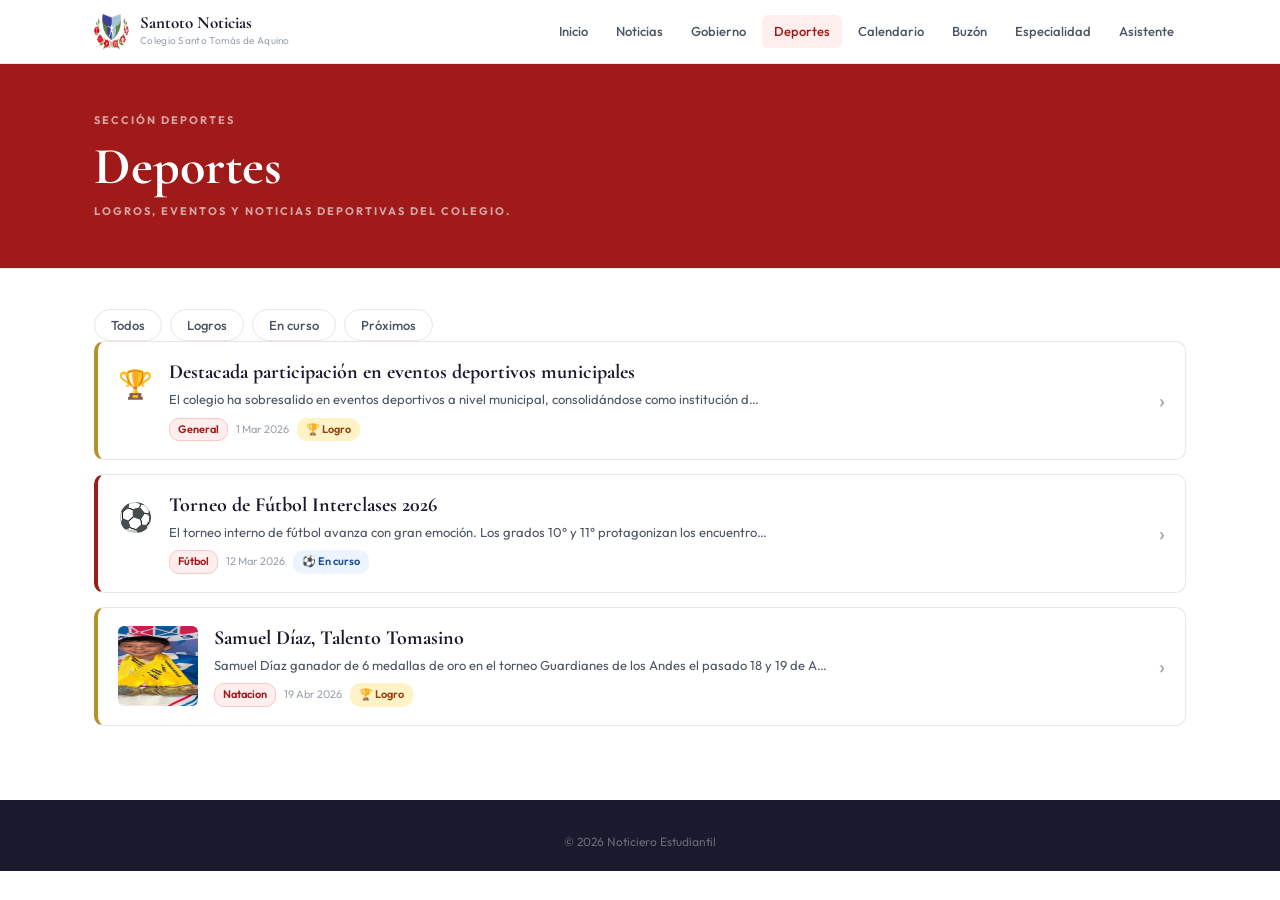
<file: deportes.html>
<!DOCTYPE html>
<html lang="es">
<head>
  <meta charset="UTF-8"><meta name="viewport" content="width=device-width, initial-scale=1.0">
  <title>Deportes — Santoto Noticias</title>
  <link rel="preconnect" href="https://fonts.googleapis.com">
  <link rel="preconnect" href="https://fonts.gstatic.com" crossorigin>
  <link href="https://fonts.googleapis.com/css2?family=Cormorant+Garamond:ital,wght@0,400;0,600;0,700;1,400;1,600&family=Outfit:wght@300;400;500;600;700&display=swap" rel="stylesheet">
  <link rel="stylesheet" href="styles.css">
  <script>
  // Comprueba si hay una versión nueva del sitio al entrar.
  (() => {
    if (!('serviceWorker' in navigator)) return;

    if (sessionStorage.getItem('sn_sw_reloading')) {
      sessionStorage.removeItem('sn_sw_reloading');
    }

    navigator.serviceWorker.addEventListener('controllerchange', () => {
      if (!sessionStorage.getItem('sn_sw_reloading')) {
        sessionStorage.setItem('sn_sw_reloading', '1');
        window.location.reload();
      }
    });

    window.addEventListener('load', () => {
      navigator.serviceWorker.register('./sw.js', { updateViaCache: 'none' })
        .then(reg => reg.update())
        .catch(err => console.warn('No se pudo comprobar la actualización:', err));
    });
  })();
  </script>
</head>
<body>
  <nav class="nav" id="nav">
    <div class="nav-inner">
      <a href="index.html" class="nav-brand">
       <img src="IMG/esc.png" class="nav-logo" alt="Logo">
        <div class="nav-brand-text"><span class="nav-name">Santoto Noticias</span><span class="nav-sub">Colegio Santo Tomás de Aquino</span></div></a>
      <div class="nav-links" id="nav-links">
        <a href="index.html" class="nav-link">Inicio</a>
        <a href="noticias.html" class="nav-link">Noticias</a>
        <a href="gobierno.html" class="nav-link">Gobierno</a>
        <a href="deportes.html" class="nav-link active">Deportes</a>
        <a href="calendario.html" class="nav-link">Calendario</a>
        <a href="sugerencias.html" class="nav-link">Buzón</a>
        <a href="especialidades.html" class="nav-link">Especialidad</a>
        <a href="chatbot.html" class="nav-link">Asistente</a>
      </div>
      <button class="nav-hamburger" id="hamburger" onclick="toggleMenu()"><span></span><span></span><span></span></button>
    </div>
  </nav>
  <div class="page-header page-header-azul"><div class="container"><div class="page-eyebrow">Sección Deportes</div><h1 class="page-title" style="color: white;">Deportes</h1><p class="page-eyebrow">Logros, eventos y noticias deportivas del colegio.</p></div></div>
  <div class="container" style="padding-top:40px;padding-bottom:60px">
    <div class="filter-bar">
      <button class="filter-btn active" onclick="filtrarDeportes('',this)">Todos</button>
      <button class="filter-btn" onclick="filtrarDeportes('logro',this)">Logros</button>
      <button class="filter-btn" onclick="filtrarDeportes('evento',this)">En curso</button>
      <button class="filter-btn" onclick="filtrarDeportes('proximo',this)">Próximos</button>
    </div>
    <div id="deportes-full"></div>
  </div>
  <footer class="footer"><div class="container"><div class="footer-bottom" style="justify-content:center"><span>© 2026 Noticiero Estudiantil</span></div></div></footer>
  <script src="data.js"></script><script src="main.js"></script>
</body>
</html>
</file>
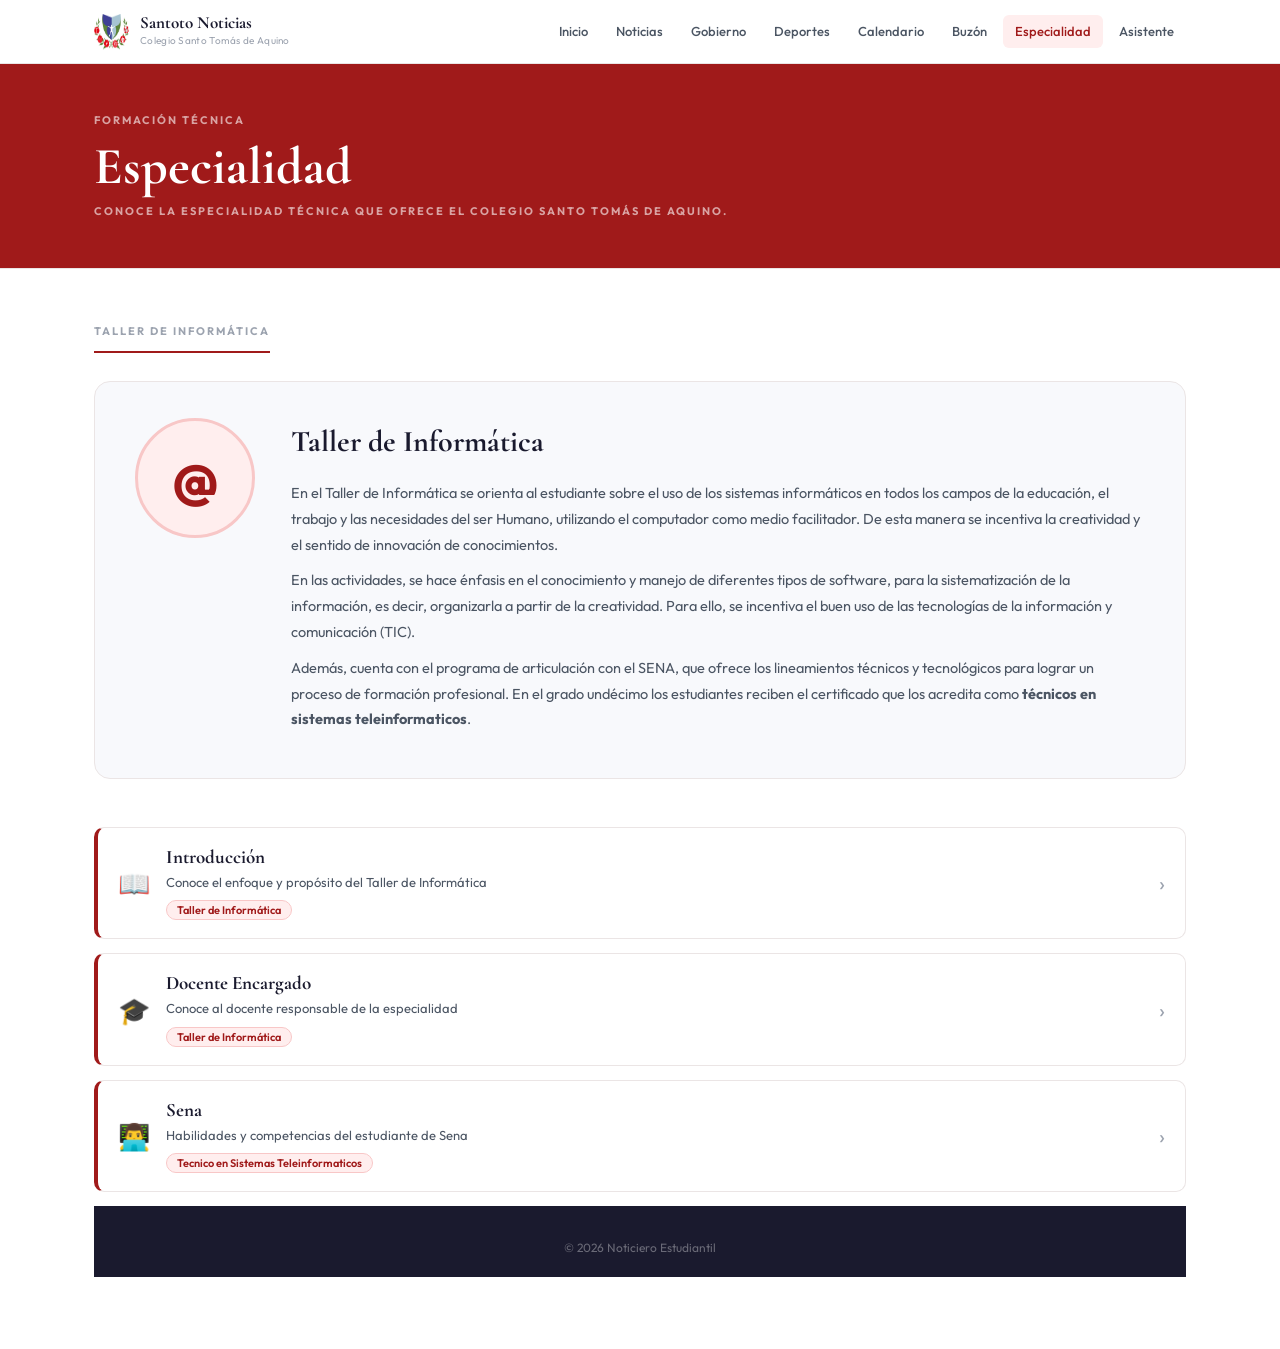
<file: especialidades.html>
<!DOCTYPE html>
<html lang="es">
<head>
  <meta charset="UTF-8">
  <meta name="viewport" content="width=device-width, initial-scale=1.0">
  <title>Especialidades — Santoto Noticias</title>
  <link rel="preconnect" href="https://fonts.googleapis.com">
  <link rel="preconnect" href="https://fonts.gstatic.com" crossorigin>
  <link href="https://fonts.googleapis.com/css2?family=Cormorant+Garamond:ital,wght@0,400;0,600;0,700;1,400;1,600&family=Outfit:wght@300;400;500;600;700&display=swap" rel="stylesheet">
  <link rel="stylesheet" href="styles.css">

  <script>
  // Comprueba si hay una versión nueva del sitio al entrar.
  (() => {
    if (!('serviceWorker' in navigator)) return;

    if (sessionStorage.getItem('sn_sw_reloading')) {
      sessionStorage.removeItem('sn_sw_reloading');
    }

    navigator.serviceWorker.addEventListener('controllerchange', () => {
      if (!sessionStorage.getItem('sn_sw_reloading')) {
        sessionStorage.setItem('sn_sw_reloading', '1');
        window.location.reload();
      }
    });

    window.addEventListener('load', () => {
      navigator.serviceWorker.register('./sw.js', { updateViaCache: 'none' })
        .then(reg => reg.update())
        .catch(err => console.warn('No se pudo comprobar la actualización:', err));
    });
  })();
  </script>
</head>
<body>

  <nav class="nav" id="nav">
    <div class="nav-inner">
      <a href="index.html" class="nav-brand">
        <img src="IMG/esc.png" class="nav-logo" alt="Logo">
        <div class="nav-brand-text">
          <span class="nav-name">Santoto Noticias</span>
          <span class="nav-sub">Colegio Santo Tomás de Aquino</span>
        </div>
      </a>
      <div class="nav-links" id="nav-links">
        <a href="index.html" class="nav-link">Inicio</a>
        <a href="noticias.html" class="nav-link">Noticias</a>
        <a href="gobierno.html" class="nav-link">Gobierno</a>
        <a href="deportes.html" class="nav-link">Deportes</a>
        <a href="calendario.html" class="nav-link">Calendario</a>
        <a href="sugerencias.html" class="nav-link">Buzón</a>
        <a href="especialidades.html" class="nav-link active">Especialidad</a>
        <a href="chatbot.html" class="nav-link">Asistente</a>
      </div>
      <button class="nav-hamburger" id="hamburger" onclick="toggleMenu()">
        <span></span><span></span><span></span>
      </button>
    </div>
  </nav>

  <div class="page-header page-header-azul">
    <div class="container">
      <div class="page-eyebrow">Formación Técnica</div>
      <h1 class="page-title" style="color: white;">Especialidad</h1>
      <p class="page-eyebrow">Conoce la especialidad técnica que ofrece el Colegio Santo Tomás de Aquino.</p>
    </div>
  </div>

  <div class="container" style="padding-top:48px;padding-bottom:72px">

    <div class="section-label" style="margin-bottom:28px">Taller de Informática</div>

    <!-- HERO -->
    <div class="esp-hero">
      <div class="esp-icon-wrap">@</div>
      <div class="esp-hero-body">
        <h2>Taller de Informática</h2>
        <p>En el Taller de Informática se orienta al estudiante sobre el uso de los sistemas informáticos en todos los campos de la educación, el trabajo y las necesidades del ser Humano, utilizando el computador como medio facilitador. De esta manera se incentiva la creatividad y el sentido de innovación de conocimientos.</p>
        <p>En las actividades, se hace énfasis en el conocimiento y manejo de diferentes tipos de software, para la sistematización de la información, es decir, organizarla a partir de la creatividad. Para ello, se incentiva el buen uso de las tecnologías de la información y comunicación (TIC).</p>
        <p>Además, cuenta con el programa de articulación con el SENA, que ofrece los lineamientos técnicos y tecnológicos para lograr un proceso de formación profesional. En el grado undécimo los estudiantes reciben el certificado que los acredita como <strong>técnicos en sistemas teleinformaticos</strong>.</p>
      </div>
    </div>

    <!-- TARJETAS -->
    <div class="esp-cards-list">

      <!-- INTRODUCCIÓN -->
      <div class="esp-card" id="esp-intro" onclick="toggleEsp('esp-intro')">
        <button class="esp-card-trigger">
          <span class="esp-card-icon">📖</span>
          <div class="esp-card-body">
            <div class="esp-card-titulo">Introducción</div>
            <div class="esp-card-desc">Conoce el enfoque y propósito del Taller de Informática</div>
            <div class="esp-card-meta">
              <span class="esp-card-badge">Taller de Informática</span>
            </div>
          </div>
          <span class="esp-card-arrow">›</span>
        </button>
        <div class="esp-card-expand">
          <div class="esp-card-inner">
            <p>En el Taller de Informática se orienta al estudiante sobre el uso de los sistemas informáticos en todos los campos de la educación, el trabajo y las necesidades del ser Humano, utilizando el computador como medio facilitador. De esta manera se incentiva la creatividad y el sentido de innovación de conocimientos.</p>
            <p>En las actividades, se hace énfasis en el conocimiento y manejo de diferentes tipos de software, para la sistematización de la información, es decir, organizarla a partir de la creatividad. Para ello, se incentiva el buen uso de las tecnologías de la información y comunicación (TIC).</p>
            <p>Además, cuenta con el programa de articulación con el SENA, que ofrece los lineamientos técnicos y tecnológicos para lograr un proceso de formación profesional. Tal cooperación es integral para que sus estudiantes adquieran las habilidades necesarias para la competencia laboral en el desarrollo y mantenimiento de redes y computadores. En el grado undécimo los estudiantes reciben el certificado que los acredita como técnicos en sistemas.</p>
          </div>
        </div>
      </div>

      <!-- DOCENTE -->
      <div class="esp-card" id="esp-docente" onclick="toggleEsp('esp-docente')">
        <button class="esp-card-trigger">
          <span class="esp-card-icon">🎓</span>
          <div class="esp-card-body">
            <div class="esp-card-titulo">Docente Encargado</div>
            <div class="esp-card-desc">Conoce al docente responsable de la especialidad</div>
            <div class="esp-card-meta">
              <span class="esp-card-badge">Taller de Informática</span>
            </div>
          </div>
          <span class="esp-card-arrow">›</span>
        </button>
        <div class="esp-card-expand">
          <div class="esp-card-inner">
            <div class="docente-card">
              <div class="docente-avatar">👨‍🏫</div>
              <div class="docente-info">
                <strong>Silvino Antonio Castañeda Rincon</strong>
                <span>Licenciado en Informática · Taller de Informática</span>
              </div>
            </div>
          </div>
        </div>
      </div>

      <!-- PERFIL -->
      <div class="esp-card" id="esp-perfil" onclick="toggleEsp('esp-perfil')">
        <button class="esp-card-trigger">
          <span class="esp-card-icon">👨‍💻</span>
          <div class="esp-card-body">
            <div class="esp-card-titulo">Sena</div>
            <div class="esp-card-desc">Habilidades y competencias del estudiante de Sena</div>
            <div class="esp-card-meta">
              <span class="esp-card-badge">Tecnico en Sistemas Teleinformaticos</span>
            </div>
          </div>
          <span class="esp-card-arrow">›</span>
        </button>
        <div class="esp-card-expand">
          <div class="esp-card-inner">
            <p>El Colegio cuenta con la articulacion del sena, este ofrece el curso Tecnico en Sistemas Teleinformaticos, se mostraran las competencias tecnicas.</p>
            <ul class="perfil-lista">
              <li><span class="pi-icon">💻</span><div class="pi-text"><strong>  Mantenimiento Equipos de Computo</strong><span>Las guías de formación tratan diferentes aspectos relacionados con el <b>mantenimiento de equipos de cómputo</b>. Primero se estudian los recursos necesarios, como herramientas, instrumentos, componentes electrónicos y conceptos básicos de electricidad y electrónica. También se explican las <b>normas de seguridad</b>, la organización del lugar de trabajo y las medidas para prevenir accidentes.

             Luego se reconocen los <b> internos y externos del computador</b>, como motherboard, procesador, memoria RAM, disco duro, fuente de poder, tarjetas, puertos y periféricos, comprendiendo la función de cada uno. También se trabajan los diferentes tipos de mantenimiento, la limpieza y el diagnóstico de posibles fallas.

             Finalmente, las guías incluyen temas relacionados con el <b>ensamble y desensamble</b>, mantenimiento preventivo y correctivo, instalación y manejo básico de sistemas operativos y programas. En general, todas buscan desarrollar conocimientos y habilidades para realizar el mantenimiento de computadores de manera <b>organizada, segura y siguiendo procedimientos técnicos</b>. <br>
            
              <b>Se mostraran fotos del mantenimiento preventivo de hardware </b>

             
           <div class="img-man-com"><img src="IMG/Mantenimiento 1.jpg" >
             <img src="IMG/Mantenimiento 2.jpg"> </div>

</span></div></li>
  <li><span class="pi-icon">💻</span><div class="pi-text"><strong>  Evaluar Red de Datos</strong><span>Las guías de formación tratan diferentes aspectos relacionados con las <b>redes informáticas.</b> Primero se estudian los conceptos básicos, tipos de redes, topologías, medios de transmisión y dispositivos como switches y routers. También se trabajan las normas T568A y T568B, la elaboración de cables UTP, conectores RJ45 y pruebas con tester. Luego se aprende a configurar redes, asignar direcciones IP y realizar prácticas en Packet Tracer. Finalmente, se estudian diferentes comandos de red como ping, ipconfig y tracert para comprobar la conectividad y diagnosticar fallas. En general, las guías buscan desarrollar habilidades para instalar, configurar y verificar redes de manera organizada y siguiendo procedimientos. <br>
            
       <b>Practicas en Packet Tracer</b>

             
           <div class="img-pra-pac">
            <img src="IMG/practica 1.jpg" >
          <img src="IMG/practica 2.jpg" >
           </div>

          </div>

          
        </div>
      </div>

    </div>
  </div>
  

   <footer class="footer"><div class="container"><div class="footer-bottom" style="justify-content:center"><span>© 2026 Noticiero Estudiantil</span></div></div></footer>
  </footer>

  <script src="data.js"></script>
  <script src="main.js"></script>
  <script>
    function toggleEsp(id) {
      const card = document.getElementById(id);
      const isOpen = card.classList.contains('open');
      document.querySelectorAll('.esp-card').forEach(c => c.classList.remove('open'));
      if (!isOpen) card.classList.add('open');
    }
  </script>
</body>
</html>
</file>
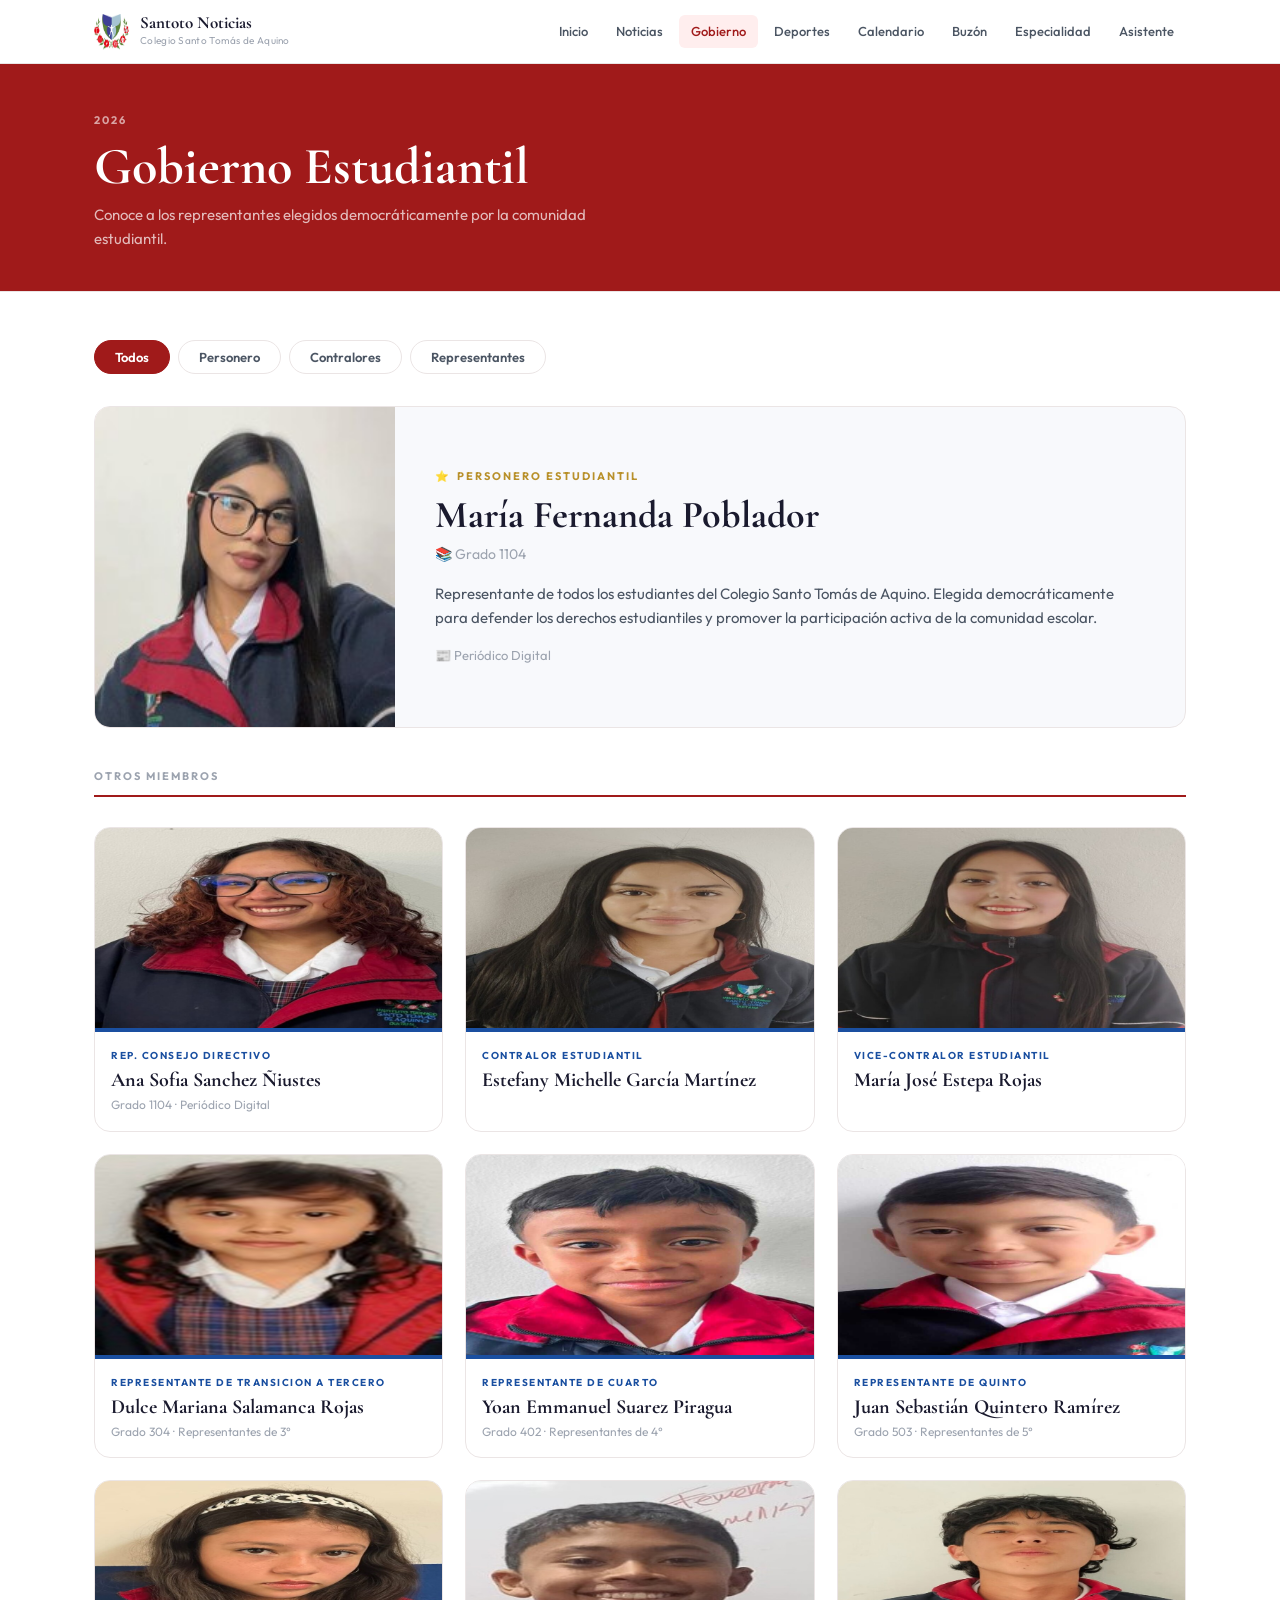
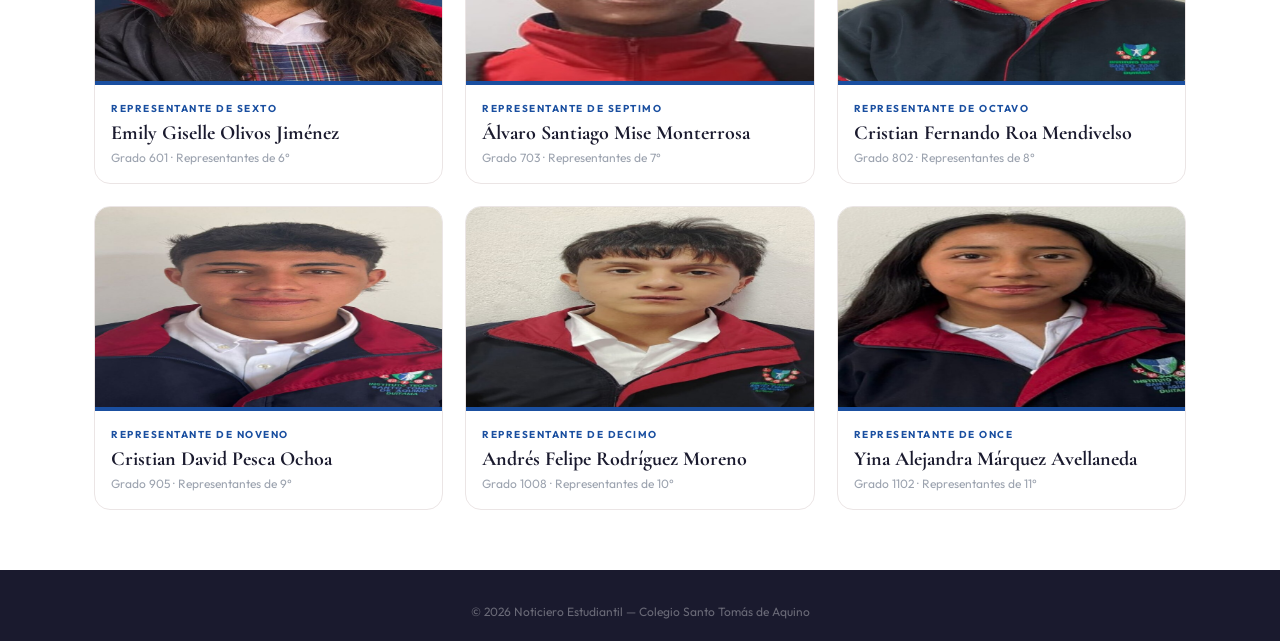
<file: gobierno.html>
<!DOCTYPE html>
<html lang="es">
<head>
  <meta charset="UTF-8">
  <meta name="viewport" content="width=device-width, initial-scale=1.0">
  <title>Gobierno Estudiantil — Santoto Noticias</title>
  <link rel="preconnect" href="https://fonts.googleapis.com">
  <link rel="preconnect" href="https://fonts.gstatic.com" crossorigin>
  <link href="https://fonts.googleapis.com/css2?family=Cormorant+Garamond:ital,wght@0,400;0,600;0,700;1,400;1,600&family=Outfit:wght@300;400;500;600;700&display=swap" rel="stylesheet">
  <link rel="stylesheet" href="styles.css">
  <script>
  // Comprueba si hay una versión nueva del sitio al entrar.
  (() => {
    if (!('serviceWorker' in navigator)) return;

    if (sessionStorage.getItem('sn_sw_reloading')) {
      sessionStorage.removeItem('sn_sw_reloading');
    }

    navigator.serviceWorker.addEventListener('controllerchange', () => {
      if (!sessionStorage.getItem('sn_sw_reloading')) {
        sessionStorage.setItem('sn_sw_reloading', '1');
        window.location.reload();
      }
    });

    window.addEventListener('load', () => {
      navigator.serviceWorker.register('./sw.js', { updateViaCache: 'none' })
        .then(reg => reg.update())
        .catch(err => console.warn('No se pudo comprobar la actualización:', err));
    });
  })();
  </script>
</head>
<body>
  <nav class="nav" id="nav">
    <div class="nav-inner">
      <a href="index.html" class="nav-brand">
    <img src="IMG/esc.png" class="nav-logo" alt="Logo">
        <div class="nav-brand-text">
          <span class="nav-name">Santoto Noticias</span>
          <span class="nav-sub">Colegio Santo Tomás de Aquino</span>
        </div>
      </a>
      <div class="nav-links" id="nav-links">
        <a href="index.html" class="nav-link">Inicio</a>
        <a href="noticias.html" class="nav-link">Noticias</a>
        <a href="gobierno.html" class="nav-link active">Gobierno</a>
        <a href="deportes.html" class="nav-link">Deportes</a>
        <a href="calendario.html" class="nav-link">Calendario</a>
        <a href="sugerencias.html" class="nav-link">Buzón</a>
        <a href="especialidades.html" class="nav-link">Especialidad</a>
        <a href="chatbot.html" class="nav-link">Asistente</a>
      </div>
      <button class="nav-hamburger" id="hamburger" onclick="toggleMenu()"><span></span><span></span><span></span></button>
    </div>
  </nav>

  <div class="page-header page-header-azul">
    <div class="container">
      <div class="page-eyebrow">2026</div>
      <h1 class="page-title" style="color:#fff">Gobierno Estudiantil</h1>
      <p class="page-desc" style="color:rgba(255,255,255,.7)">Conoce a los representantes elegidos democráticamente por la comunidad estudiantil.</p>
    </div>
  </div>

  <div class="container" style="padding-top:48px;padding-bottom:60px">

    <!-- TABS -->
    <div class="gov-tabs-web" id="gov-tabs">
      <button class="gtab active" data-filtro="todos" onclick="filtrarGob('todos',this)">Todos</button>
      <button class="gtab" data-filtro="personero" onclick="filtrarGob('personero',this)">Personero</button>
      <button class="gtab" data-filtro="contralor" onclick="filtrarGob('contralor',this)">Contralores</button>
      <button class="gtab" data-filtro="candidato" onclick="filtrarGob('representantes',this)">Representantes</button>
    </div>

    <!-- PERSONERO — hero -->
    <div id="personero-section"></div>

    <!-- OTROS -->
    <div class="personas-web-grid" id="personas-grid"></div>

  </div>

  <footer class="footer">
    <div class="container">
      <div class="footer-bottom" style="justify-content:center">
        <span>© 2026 Noticiero Estudiantil — Colegio Santo Tomás de Aquino</span>

      </div>
    </div>
  </footer>

  <script src="data.js"></script>
  <script src="main.js"></script>
</body>
</html>
</file>
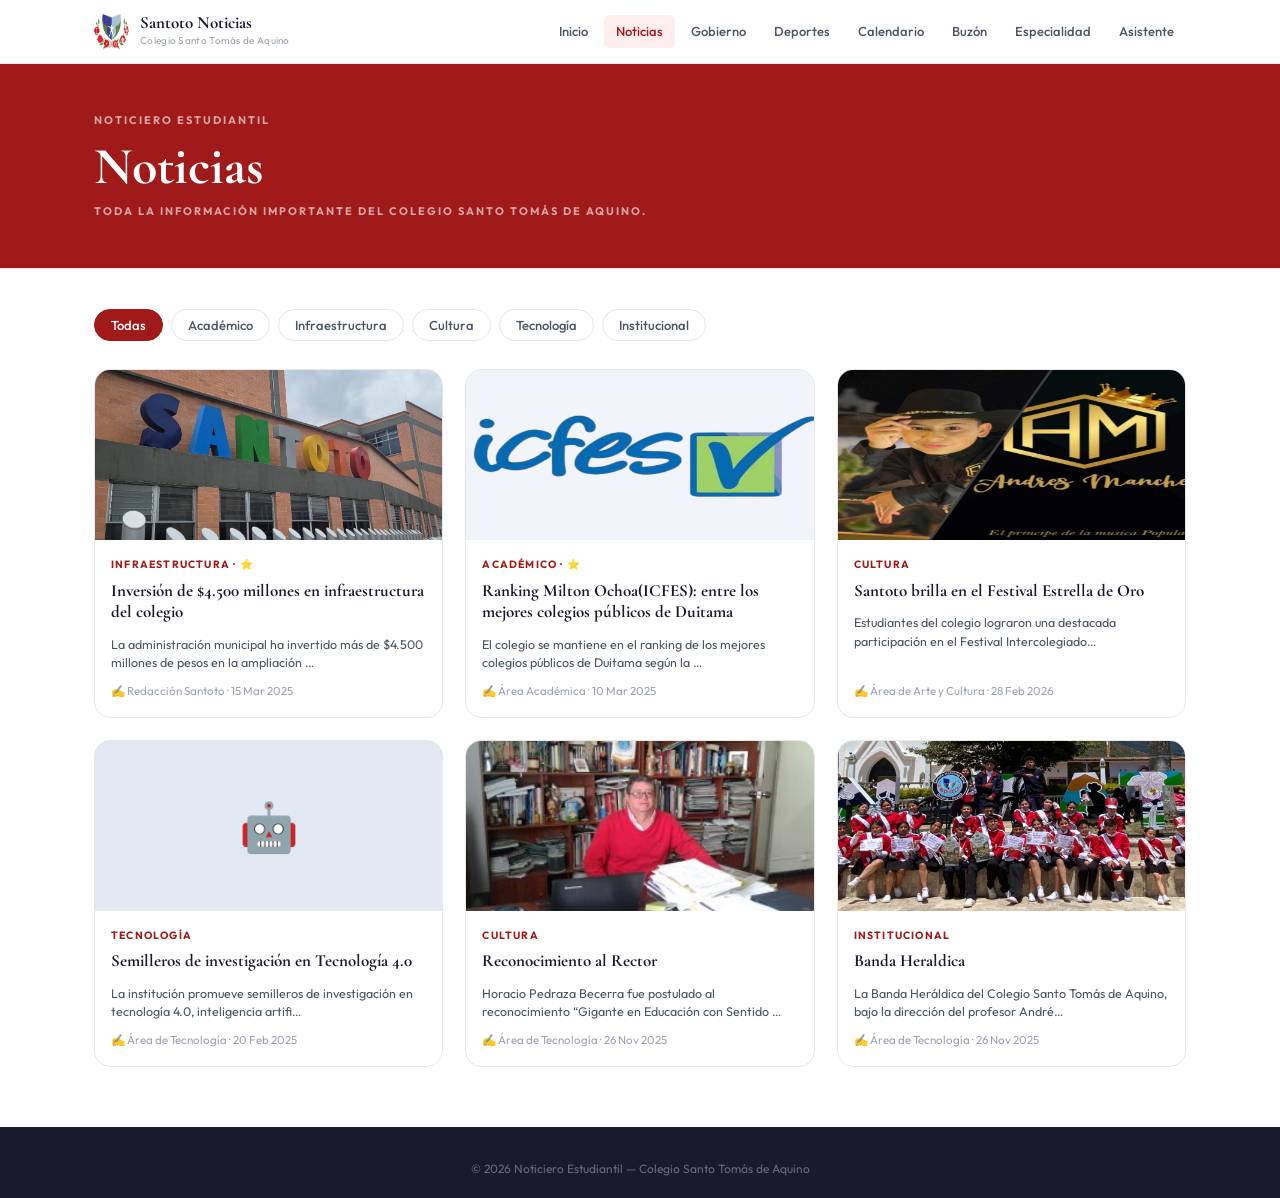
<file: noticias.html>
<!DOCTYPE html>
<html lang="es">
<head>
  <meta charset="UTF-8">
  <meta name="viewport" content="width=device-width, initial-scale=1.0">
  <title>Noticias — Santoto Noticias</title>
  <link rel="preconnect" href="https://fonts.googleapis.com">
  <link rel="preconnect" href="https://fonts.gstatic.com" crossorigin>
  <link href="https://fonts.googleapis.com/css2?family=Cormorant+Garamond:ital,wght@0,400;0,600;0,700;1,400;1,600&family=Outfit:wght@300;400;500;600;700&display=swap" rel="stylesheet">
  <link rel="stylesheet" href="styles.css">
  <script>
  // Comprueba si hay una versión nueva del sitio al entrar.
  (() => {
    if (!('serviceWorker' in navigator)) return;

    if (sessionStorage.getItem('sn_sw_reloading')) {
      sessionStorage.removeItem('sn_sw_reloading');
    }

    navigator.serviceWorker.addEventListener('controllerchange', () => {
      if (!sessionStorage.getItem('sn_sw_reloading')) {
        sessionStorage.setItem('sn_sw_reloading', '1');
        window.location.reload();
      }
    });

    window.addEventListener('load', () => {
      navigator.serviceWorker.register('./sw.js', { updateViaCache: 'none' })
        .then(reg => reg.update())
        .catch(err => console.warn('No se pudo comprobar la actualización:', err));
    });
  })();
  </script>
</head>
<body>
  <nav class="nav" id="nav">
    <div class="nav-inner">
      <a href="index.html" class="nav-brand">
    <img src="IMG/esc.png" class="nav-logo" alt="Logo">
        <div class="nav-brand-text">
          <span class="nav-name">Santoto Noticias</span>
          <span class="nav-sub">Colegio Santo Tomás de Aquino</span>
        </div>
      </a>
      <div class="nav-links" id="nav-links">
        <a href="index.html" class="nav-link">Inicio</a>
        <a href="noticias.html" class="nav-link active">Noticias</a>
        <a href="gobierno.html" class="nav-link">Gobierno</a>
        <a href="deportes.html" class="nav-link">Deportes</a>
        <a href="calendario.html" class="nav-link">Calendario</a>
        <a href="sugerencias.html" class="nav-link">Buzón</a>
        <a href="especialidades.html" class="nav-link">Especialidad</a>
        <a href="chatbot.html" class="nav-link">Asistente</a>
      </div>
      <button class="nav-hamburger" id="hamburger" onclick="toggleMenu()"><span></span><span></span><span></span></button>
    </div>
  </nav>

  <div class="page-header page-header-azul">
    <div class="container">
      <div class="page-eyebrow">Noticiero Estudiantil</div>
      <h1 class="page-title" style="color: white;">Noticias</h1>
      <p class="page-eyebrow">Toda la información importante del Colegio Santo Tomás de Aquino.</p>
    </div>
  </div>

  <div class="container" style="padding-top:40px;padding-bottom:60px">
    <!-- FILTROS -->
    <div class="filter-bar" id="filter-bar">
      <button class="filter-btn active" onclick="filtrarNoticias('',this)">Todas</button>
      <button class="filter-btn" onclick="filtrarNoticias('Académico',this)">Académico</button>
      <button class="filter-btn" onclick="filtrarNoticias('Infraestructura',this)">Infraestructura</button>
      <button class="filter-btn" onclick="filtrarNoticias('Cultura',this)">Cultura</button>
      <button class="filter-btn" onclick="filtrarNoticias('Tecnología',this)">Tecnología</button>
      <button class="filter-btn" onclick="filtrarNoticias('Institucional',this)">Institucional</button>
    </div>

    <div class="noticias-full-grid" id="noticias-full-grid">
      <!-- JS -->
    </div>

    <!-- MODAL DETALLE -->
    <div class="modal-overlay" id="modal-overlay" onclick="cerrarModal()">
      <div class="modal" id="modal" onclick="event.stopPropagation()">
        <button class="modal-close" onclick="cerrarModal()">✕</button>
        <div id="modal-content"></div>
      </div>
    </div>
  </div>

  <footer class="footer">
    <div class="container">
      <div class="footer-bottom" style="justify-content:center">
        <span>© 2026 Noticiero Estudiantil — Colegio Santo Tomás de Aquino</span>

      </div>
    </div>
  </footer>

  <script src="data.js"></script>
  <script src="main.js"></script>
</body>
</html>
</file>
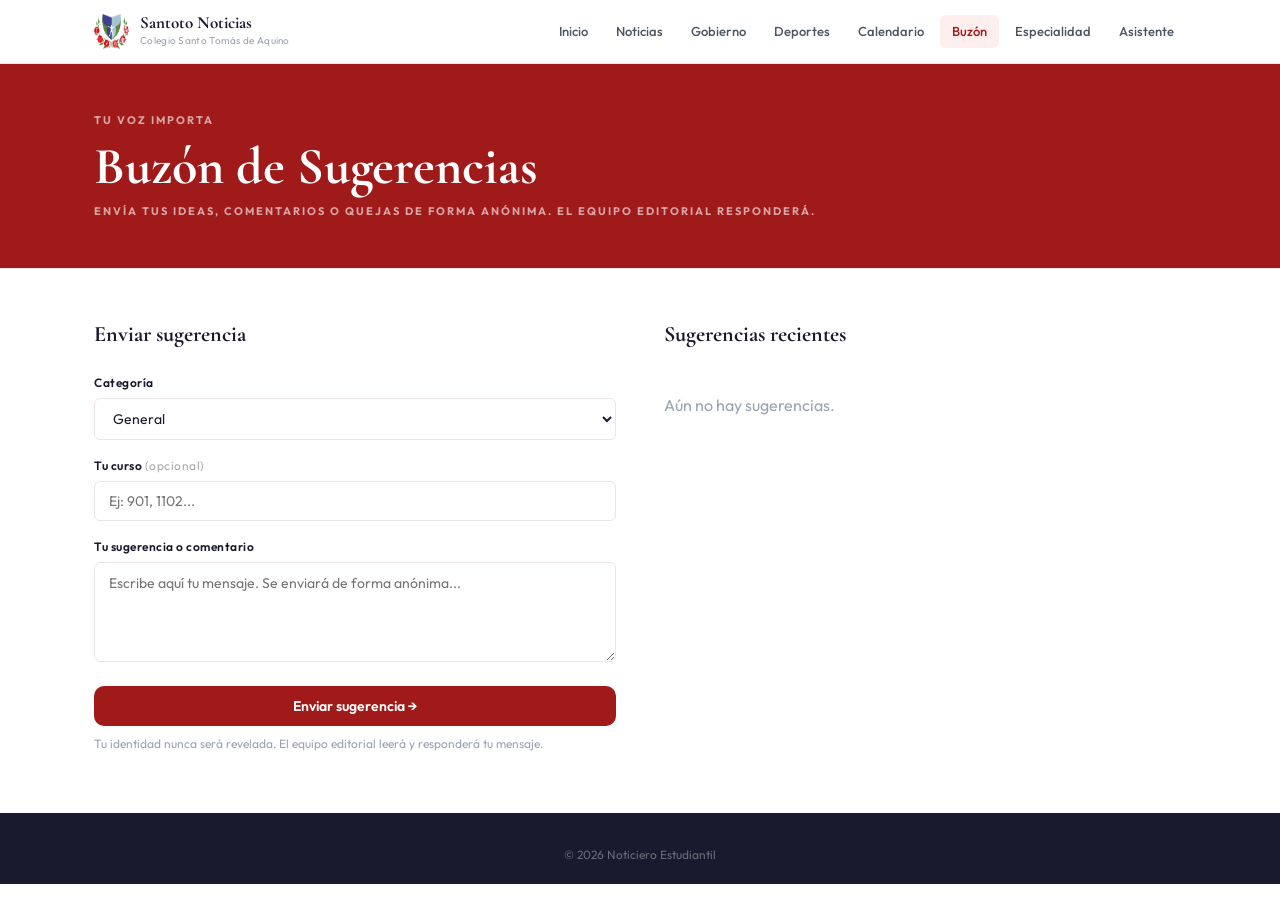
<file: sugerencias.html>
<!DOCTYPE html>
<html lang="es">
<head>
  <meta charset="UTF-8"><meta name="viewport" content="width=device-width, initial-scale=1.0">
  <title>Buzón de Sugerencias — Santoto Noticias</title>
  <link rel="preconnect" href="https://fonts.googleapis.com">
  <link rel="preconnect" href="https://fonts.gstatic.com" crossorigin>
  <link href="https://fonts.googleapis.com/css2?family=Cormorant+Garamond:ital,wght@0,400;0,600;0,700;1,400;1,600&family=Outfit:wght@300;400;500;600;700&display=swap" rel="stylesheet">
  <link rel="stylesheet" href="styles.css">
  <script>
  // Comprueba si hay una versión nueva del sitio al entrar.
  (() => {
    if (!('serviceWorker' in navigator)) return;

    if (sessionStorage.getItem('sn_sw_reloading')) {
      sessionStorage.removeItem('sn_sw_reloading');
    }

    navigator.serviceWorker.addEventListener('controllerchange', () => {
      if (!sessionStorage.getItem('sn_sw_reloading')) {
        sessionStorage.setItem('sn_sw_reloading', '1');
        window.location.reload();
      }
    });

    window.addEventListener('load', () => {
      navigator.serviceWorker.register('./sw.js', { updateViaCache: 'none' })
        .then(reg => reg.update())
        .catch(err => console.warn('No se pudo comprobar la actualización:', err));
    });
  })();
  </script>
</head>
<body>
  <nav class="nav" id="nav">
    <div class="nav-inner">
      <a href="index.html" class="nav-brand">
       <img src="IMG/esc.png" class="nav-logo" alt="Logo">
        <div class="nav-brand-text"><span class="nav-name">Santoto Noticias</span><span class="nav-sub">Colegio Santo Tomás de Aquino</span></div></a>
      <div class="nav-links" id="nav-links">
        <a href="index.html" class="nav-link">Inicio</a>
        <a href="noticias.html" class="nav-link">Noticias</a>
        <a href="gobierno.html" class="nav-link">Gobierno</a>
        <a href="deportes.html" class="nav-link">Deportes</a>
        <a href="calendario.html" class="nav-link">Calendario</a>
        <a href="sugerencias.html" class="nav-link active">Buzón</a>
        <a href="especialidades.html" class="nav-link">Especialidad</a>
        <a href="chatbot.html" class="nav-link">Asistente</a>
      </div>
      <button class="nav-hamburger" id="hamburger" onclick="toggleMenu()"><span></span><span></span><span></span></button>
    </div>
  </nav>

  <div class="page-header page-header-azul"><div class="container"><div class="page-eyebrow">Tu voz importa</div><h1 class="page-title" style="color: white;">Buzón de Sugerencias</h1><p class="page-eyebrow">Envía tus ideas, comentarios o quejas de forma anónima. El equipo editorial responderá.</p></div></div>

  <div class="container" style="padding-top:48px;padding-bottom:60px">
    <div class="sug-layout">
      <!-- FORMULARIO -->
      <div class="sug-form-wrap">
        <h2 class="sug-form-title">Enviar sugerencia</h2>
        <div class="form-group">
          <label class="form-label">Categoría</label>
          <select class="form-input" id="sug-cat">
            <option>General</option><option>Infraestructura</option><option>Académico</option>
            <option>Arte</option><option>Convivencia</option><option>Deportes</option>
            <option>Tecnología</option><option>Otro</option>
          </select>
        </div>
        <div class="form-group">
          <label class="form-label">Tu curso <span style="color:#aaa;font-weight:400">(opcional)</span></label>
          <input class="form-input" id="sug-curso" placeholder="Ej: 901, 1102..." />
        </div>
        <div class="form-group">
          <label class="form-label">Tu sugerencia o comentario</label>
          <textarea class="form-input form-textarea" id="sug-texto" placeholder="Escribe aquí tu mensaje. Se enviará de forma anónima..."></textarea>
        </div>
        <button class="btn-primary" style="width:100%" onclick="enviarSugerencia()">Enviar sugerencia →</button>
        <p class="form-note">Tu identidad nunca será revelada. El equipo editorial leerá y responderá tu mensaje.</p>
      </div>

      <!-- SUGERENCIAS RECIENTES -->
      <div class="sug-list-wrap">
        <h2 class="sug-form-title">Sugerencias recientes</h2>
        <div id="sug-lista"></div>
      </div>
    </div>
  </div>

  <footer class="footer"><div class="container"><div class="footer-bottom" style="justify-content:center"><span>© 2026 Noticiero Estudiantil</span></div></div></footer>
  <script src="data.js"></script><script src="main.js"></script>
</body>
</html>
</file>
<file: styles.css>
*, *::before, *::after { margin:0; padding:0; box-sizing:border-box; }

:root {
  --azul:        #a01a1a;
  --azul-medio:  #b82525;
  --azul-claro:  #ffeeee;
  --azul-hover:  #fff5f5;
  --azul-borde:  #f8c7c7;
  --dorado:      #B8902A;
  --texto:       #1A1A2E;
  --texto-2:     #4B5563;
  --texto-3:     #9CA3AF;
  --fondo:       #FFFFFF;
  --fondo-2:     #F8F9FC;
  --fondo-3:     #F1F4FA;
  --borde:       #ebe5e5;
  --rojo:        #C0392B;
  --verde:       #1A7A4A;
  --font-d: 'Cormorant Garamond', serif;
  --font-b: 'Outfit', sans-serif;
  --nav-h: 64px;
  --max-w: 1140px;
  --r-sm: 6px;
  --r-md: 10px;
  --r-lg: 16px;
}

html { scroll-behavior: smooth; }
body {
  font-family: var(--font-b);
  color: var(--texto);
  background: var(--fondo);
  font-size: 16px;
  line-height: 1.6;
}

/* ── UTILIDADES ─────────────────────────── */
.container {
  width: 100%; max-width: var(--max-w);
  margin: 0 auto; padding: 0 24px;
}
img { display: block; max-width: 100%; }
a  { color: inherit; text-decoration: none; }

/* ── NAVBAR ─────────────────────────────── */
.nav {
  position: sticky; top: 0; z-index: 100;
  background: #fff;
  border-bottom: 1px solid var(--borde);
  height: var(--nav-h);
}
.nav-inner {
  max-width: var(--max-w); margin: 0 auto; padding: 0 24px;
  height: 100%; display: flex; align-items: center; gap: 32px;
}
.nav-brand {
  display: flex; align-items: center; gap: 10px; flex-shrink: 0;
}
.nav-logo {
  width: 36px; height: 36px; border-radius: 8px;

  display: flex; align-items: center; justify-content: center;
  font-family: var(--font-d); font-size: 13px; font-weight: 700; color: #fff;
}
.nav-brand-text { display: flex; flex-direction: column; }
.nav-name { font-family: var(--font-d); font-size: 17px; font-weight: 700; color: var(--texto); line-height: 1.1; }
.nav-sub  { font-size: 10px; color: var(--texto-3); letter-spacing: .3px; }

.nav-links {
  display: flex; align-items: center; gap: 4px; margin-left: auto;
}
.nav-link {
  font-size: 13px; font-weight: 500; color: var(--texto-2);
  padding: 6px 12px; border-radius: var(--r-sm);
  transition: background .15s, color .15s;
}
.nav-link:hover  { background: var(--fondo-3); color: var(--azul); }
.nav-link.active { color: var(--azul); background: var(--azul-claro); }

.nav-hamburger {
  display: none; flex-direction: column; gap: 5px;
  background: none; border: none; cursor: pointer;
  padding: 6px; margin-left: auto;
}
.nav-hamburger span {
  display: block; width: 22px; height: 2px;
  background: var(--texto); border-radius: 2px; transition: .3s;
}

@media (max-width: 768px) {
  .nav-links {
    display: none; position: absolute; top: var(--nav-h); left: 0; right: 0;
    background: #fff; border-bottom: 1px solid var(--borde);
    flex-direction: column; padding: 12px 16px; gap: 2px;
  }
  .nav-links.open { display: flex; }
  .nav-link { width: 100%; padding: 10px 14px; border-radius: var(--r-sm); }
  .nav-hamburger { display: flex; }
}

/* ── BOTONES ────────────────────────────── */
.btn-primary {
  display: inline-block; padding: 11px 24px;
  background: var(--azul); color: #fff;
  border-radius: var(--r-md); font-size: 14px; font-weight: 600;
  border: none; cursor: pointer; transition: background .15s, transform .1s;
  font-family: var(--font-b);
}
.btn-primary:hover  { background: var(--azul-medio); }
.btn-primary:active { transform: scale(.98); }

.btn-ghost {
  display: inline-block; padding: 11px 24px;
  background: transparent; color: var(--azul);
  border: 1.5px solid var(--azul-borde);
  border-radius: var(--r-md); font-size: 14px; font-weight: 600;
  cursor: pointer; transition: background .15s;
  font-family: var(--font-b);
}
.btn-ghost:hover { background: var(--azul-claro); }

.btn-outline {
  padding: 7px 16px; background: transparent;
  border: 1px solid rgba(255,255,255,.3); color: #fff;
  border-radius: var(--r-sm); font-size: 13px; font-weight: 500;
  cursor: pointer; font-family: var(--font-b); transition: background .15s;
}
.btn-outline:hover { background: rgba(255,255,255,.1); }

/* ── HERO ───────────────────────────────── */
.hero {
  background: var(--fondo-2);
  border-bottom: 1px solid var(--borde);
  padding: 80px 0 60px;
  position: relative; overflow: hidden;
}
.hero-bg-lines {
  position: absolute; inset: 0;
  background-image:
    linear-gradient(var(--borde) 1px, transparent 1px),
    linear-gradient(90deg, var(--borde) 1px, transparent 1px);
  background-size: 60px 60px;
  opacity: .35;
}
.hero .container { position: relative; max-width: 700px; }
.hero-eyebrow {
  display: inline-flex; align-items: center; gap: 8px;
  font-size: 12px; font-weight: 600; color: var(--azul);
  letter-spacing: 1.5px; text-transform: uppercase;
  background: var(--azul-claro); border: 1px solid var(--azul-borde);
  padding: 5px 12px; border-radius: 20px; margin-bottom: 20px;
}
.dot { width: 6px; height: 6px; border-radius: 50%; background: var(--azul); flex-shrink: 0; }
.hero-title {
  font-family: var(--font-d);
  font-size: clamp(38px, 6vw, 64px);
  font-weight: 700; line-height: 1.1;
  color: var(--texto); margin-bottom: 16px;
}
.hero-title em { color: var(--azul); font-style: italic; }
.hero-desc { font-size: 16px; color: var(--texto-2); max-width: 500px; margin-bottom: 28px; line-height: 1.65; }
.hero-actions { display: flex; gap: 12px; flex-wrap: wrap; }
.hero-strip { height: 4px; background: linear-gradient(90deg, var(--azul), #5B9AE8); position: absolute; bottom: 0; left: 0; right: 0; }

/* ── HIGHLIGHTS BAR ─────────────────────── */
.highlights-bar {
  background: var(--azul);
  padding: 20px 0;
}
.highlights-grid {
  display: grid; grid-template-columns: repeat(4, 1fr);
  gap: 0; border-left: 1px solid rgba(255,255,255,.15);
}
.highlight-item {
  display: flex; align-items: flex-start; gap: 12px;
  padding: 8px 20px;
  border-right: 1px solid rgba(255,255,255,.15);
}
.hi-icon { font-size: 22px; flex-shrink: 0; margin-top: 2px; }
.hi-text { display: flex; flex-direction: column; gap: 2px; }
.hi-text strong { color: #fff; font-size: 13px; font-weight: 600; line-height: 1.2; }
.hi-text span   { color: rgba(255,255,255,.65); font-size: 11px; line-height: 1.3; }

@media (max-width: 900px) {
  .highlights-grid { grid-template-columns: 1fr 1fr; }
  .highlight-item { border-bottom: 1px solid rgba(255,255,255,.15); }
}
@media (max-width: 500px) {
  .highlights-grid { grid-template-columns: 1fr; }
}

/* ── LAYOUT MAIN ────────────────────────── */
.main-grid {
  display: grid;
  grid-template-columns: 1fr 320px;
  gap: 48px;
  padding-top: 48px;
  padding-bottom: 64px;
  align-items: start;
}
@media (max-width: 900px) {
  .main-grid { grid-template-columns: 1fr; gap: 32px; }
}



/* ── NOTICIA HERO (grande) ──────────────── */
.noticia-hero {
  cursor: pointer; margin-bottom: 32px;
  border: 1px solid var(--borde); border-radius: var(--r-lg);
  overflow: hidden; transition: box-shadow .2s, transform .2s;
}
.noticia-hero:hover { box-shadow: 0 8px 32px rgba(26,79,160,.1); transform: translateY(-2px); }
/* ── NOTICIA CARDS ──────────────────────── */
.noticia-card {
  border: 1px solid var(--borde);
  border-radius: var(--r-lg);
  overflow: hidden;
  background: var(--fondo);
  display: flex;
  flex-direction: column;
  transition: box-shadow .2s, transform .18s;
  cursor: pointer;
}
.noticia-card:hover {
  box-shadow: 0 6px 28px rgba(0,0,0,.1);
  transform: translateY(-3px);
}

/* Imagen de la tarjeta noticia */
.nc-img {
  width: 100%;
  height: 170px;
  overflow: hidden;
  background: var(--fondo-3);
  flex-shrink: 0;
  display: flex;
  align-items: center;
  justify-content: center;
  position: relative;
}
.nc-img img {
  width: 100%;
  height: 100%;
  object-fit: cover;
  object-position: center;
  display: block;
  transition: transform .35s ease;
}
.noticia-card:hover .nc-img img { transform: scale(1.04); }
.nc-img span {
  font-size: 48px;
  line-height: 1;
}

/* Cuerpo de la tarjeta */
.nc-body {
  padding: 16px;
  display: flex;
  flex-direction: column;
  flex: 1;
}
.nc-cat {
  font-size: 10.5px;
  font-weight: 700;
  color: var(--azul);
  letter-spacing: 1.2px;
  text-transform: uppercase;
  margin-bottom: 7px;
}
.nc-title {
  font-family: var(--font-d);
  font-size: 17px;
  font-weight: 700;
  color: var(--texto);
  line-height: 1.25;
  margin-bottom: 6px;
}
.nc-date {
  font-size: 11.5px;
  color: var(--texto-3);
  margin-top: auto;
  padding-top: 10px;
}

/* Grid secundarias en home */
.noticias-grid {
  display: grid;
  grid-template-columns: repeat(2, 1fr);
  gap: 18px;
}
@media (max-width: 560px) { .noticias-grid { grid-template-columns: 1fr; } }

/* Noticia hero imagen */
.nh-img {
  position: relative;
  height: 240px;
  overflow: hidden;
  background: var(--fondo-3);
}
.nh-img-inner {
  width: 100%;
  height: 100%;
}
.nh-img-inner img {
  width: 100%;
  height: 100%;
  object-fit: cover;
  object-position: center;
  display: block;
  transition: transform .35s ease;
}
.noticia-hero:hover .nh-img-inner img { transform: scale(1.03); }
.nh-img-inner span { font-size: 64px; }

/* ── DEPORTES ───────────────────────────── */
.deporte-card {
  border: 1px solid var(--borde); border-radius: var(--r-md);
  padding: 18px 20px; margin-bottom: 14px;
  display: flex; gap: 16px; align-items: flex-start;
  background: var(--fondo);
  border-left: 4px solid var(--azul);
  cursor: pointer;
  transition: box-shadow .2s, transform .15s;
}
.deporte-card:hover { box-shadow: 0 4px 20px rgba(0,0,0,.08); transform: translateY(-2px); }
.deporte-card.logro   { border-left-color: #B8902A; }
.deporte-card.proximo { border-left-color: #6B7280; }

/* Imagen dentro de tarjeta deporte */
.dc-img-wrap {
  width: 80px; height: 80px;
  border-radius: var(--r-sm);
  overflow: hidden; flex-shrink: 0;
  background: var(--fondo-3);
}
.dc-img-foto {
  width: 100%; height: 100%;
  object-fit: cover; object-position: center;
  display: block;
}

.dc-icon  { font-size: 28px; flex-shrink: 0; margin-top: 2px; }
.dc-body  { flex: 1; min-width: 0; }
.dc-titulo { font-family: var(--font-d); font-size: 20px; font-weight: 700; color: var(--texto); line-height: 1.2; margin-bottom: 5px; }
.dc-desc   { font-size: 13px; color: var(--texto-2); line-height: 1.55; margin-bottom: 8px; }
.dc-meta   { display: flex; gap: 8px; align-items: center; flex-wrap: wrap; }
.dc-disc   { font-size: 11px; font-weight: 600; background: var(--azul-claro); color: var(--azul); border: 1px solid var(--azul-borde); padding: 2px 8px; border-radius: 10px; }
.dc-fecha  { font-size: 11px; color: var(--texto-3); }
.dc-arrow  { color: var(--texto-3); font-size: 22px; align-self: center; flex-shrink: 0; margin-left: auto; }

.section-label {
  font-size: 11px; font-weight: 700; color: var(--texto-3);
  letter-spacing: 2px; text-transform: uppercase;
  padding-bottom: 10px; margin-bottom: 20px;
  border-bottom: 2px solid var(--azul);
  display: inline-block;
}

/* GOV WIDGET */
.gov-widget-item {
  display: flex; align-items: center; gap: 10px;
  padding: 8px 0; border-bottom: 1px solid var(--borde);
}
.gov-widget-item:last-child { border-bottom: none; }
.gwi-foto{
  width: 50px; height: 50px;
  border-radius: 50%;
  object-fit: cover;
  object-position: center top;
  flex-shrink: 0;
  display: block;
}
.gwi-placeholder { width: 42px; height: 42px; border-radius: 50%; background: var(--azul-claro); display: flex; align-items: center; justify-content: center; font-size: 18px; flex-shrink: 0; border: 1px solid var(--azul-borde); }
.gwi-nombre { font-size: 13px; font-weight: 600; color: var(--texto); line-height: 1.2; }
.gwi-rol    { font-size: 11px; color: var(--texto-3); margin-top: 1px; }

/* ── SIDEBAR WIDGETS ────────────────────── */
.col-side { display: flex; flex-direction: column; gap: 24px; }
.widget {
  background: var(--fondo-2); border: 1px solid var(--borde);
  border-radius: var(--r-lg); padding: 20px; overflow: hidden;
}
.widget-title {
  font-size: 13px; font-weight: 700; color: var(--texto);
  border-bottom: 1px solid var(--borde); padding-bottom: 10px; margin-bottom: 14px;
  display: flex; align-items: center; gap: 6px;
}
.widget-link {
  display: block; margin-top: 12px; font-size: 12px; font-weight: 600;
  color: var(--azul); padding-top: 10px; border-top: 1px solid var(--borde);
}
.widget-link:hover { text-decoration: underline; }

/* NOTICIAS FULL GRID (página noticias) */
.noticias-full-grid {
  display: grid; grid-template-columns: repeat(3, 1fr);
  gap: 22px; margin-top: 28px;
}
@media (max-width: 900px) { .noticias-full-grid { grid-template-columns: 1fr 1fr; } }
@media (max-width: 560px) { .noticias-full-grid { grid-template-columns: 1fr; } }

/* ── SIDEBAR WIDGETS ────────────────────── */
.col-side { display: flex; flex-direction: column; gap: 24px; }
.widget {
  background: var(--fondo-2); border: 1px solid var(--borde);
  border-radius: var(--r-lg); padding: 20px; overflow: hidden;
}
.widget-title {
  font-size: 13px; font-weight: 700; color: var(--texto);
  border-bottom: 1px solid var(--borde); padding-bottom: 10px; margin-bottom: 14px;
  display: flex; align-items: center; gap: 6px;
}
.widget-link {
  display: block; margin-top: 12px; font-size: 12px; font-weight: 600;
  color: var(--azul); padding-top: 10px; border-top: 1px solid var(--borde);
}
.widget-link:hover { text-decoration: underline; }
/* ── PAGE HEADER ────────────────────────── */
.page-header {
  background: var(--fondo-2);
  border-bottom: 1px solid var(--borde);
  padding: 48px 0 40px;
}
.page-header-azul { background: var(--azul); }
.page-eyebrow {
  font-size: 11px; font-weight: 700; color: var(--azul);
  letter-spacing: 2px; text-transform: uppercase; margin-bottom: 8px;
}
.page-header-azul .page-eyebrow { color: rgba(255,255,255,.6); }
.page-title {
  font-family: var(--font-d); font-size: clamp(32px, 5vw, 52px);
  font-weight: 700; color: var(--texto); line-height: 1.1; margin-bottom: 8px;
}
.page-desc { font-size: 15px; color: var(--texto-2); max-width: 560px; }
/* ── FILTROS ────────────────────────────── */
.filter-bar { display: flex; gap: 8px; flex-wrap: wrap; }
.filter-btn {
  padding: 7px 16px; border-radius: 20px; font-size: 13px; font-weight: 500;
  border: 1px solid var(--borde); background: var(--fondo);
  color: var(--texto-2); cursor: pointer; transition: all .15s;
  font-family: var(--font-b);
}
.filter-btn:hover  { border-color: var(--azul-borde); color: var(--azul); background: var(--azul-claro); }
.filter-btn.active { background: var(--azul); color: #fff; border-color: var(--azul); }
 /* ── MODAL ──────────────────────────────── */
.modal-overlay {
  position: fixed; inset: 0; background: rgba(0,0,0,.5);
  display: flex; align-items: center; justify-content: center;
  z-index: 200; padding: 24px;
  opacity: 0; pointer-events: none; transition: opacity .25s;
}
.modal-overlay.open { opacity: 1; pointer-events: all; }
.modal {
  background: var(--fondo); border-radius: var(--r-lg);
  width: 100%; max-width: 640px; max-height: 80vh;
  overflow-y: auto; padding: 32px; position: relative;
  transform: translateY(20px); transition: transform .25s;
}
.modal-overlay.open .modal { transform: translateY(0); }
.modal-close {
  position: absolute; top: 16px; right: 16px;
  width: 32px; height: 32px; border-radius: 50%;
  border: 1px solid var(--borde); background: var(--fondo-3);
  font-size: 14px; cursor: pointer; display: flex; align-items: center; justify-content: center;
  color: var(--texto-2);
}
.modal-close:hover { background: var(--fondo); }
.modal-cat   { font-size: 11px; font-weight: 700; color: var(--azul); letter-spacing: 1.5px; text-transform: uppercase; margin-bottom: 8px; }
.modal-title { font-family: var(--font-d); font-size: 28px; font-weight: 700; color: var(--texto); line-height: 1.2; margin-bottom: 12px; }
.modal-meta  { font-size: 12px; color: var(--texto-3); margin-bottom: 18px; padding-bottom: 14px; border-bottom: 1px solid var(--borde); display: flex; gap: 12px; flex-wrap: wrap; }
.modal-body  { font-size: 15px; color: var(--texto-2); line-height: 1.75; }
.modal-body p { margin-bottom: 14px; }
/* ── FOOTER ─────────────────────────────── */
.footer {
  background: var(--texto);
  padding: 32px 0 20px;
  margin-top: 0;
}
.footer-top {
  display: flex; align-items: flex-start; justify-content: space-between;
  gap: 32px; padding-bottom: 20px; margin-bottom: 16px;
  border-bottom: 1px solid rgba(255,255,255,.1);
  flex-wrap: wrap;
}
.footer-brand { display: flex; align-items: center; gap: 12px; }
.footer-logo  { width: 40px; height: 40px; border-radius: 10px; background: var(--azul); display: flex; align-items: center; justify-content: center; font-family: var(--font-d); font-size: 14px; font-weight: 700; color: #fff; }
.footer-name  { font-family: var(--font-d); font-size: 18px; font-weight: 700; color: #fff; }
.footer-sub   { font-size: 12px; color: rgba(255,255,255,.45); margin-top: 2px; }
.footer-links { display: flex; gap: 6px; flex-wrap: wrap; }
.footer-links a { font-size: 13px; color: rgba(255,255,255,.5); padding: 4px 8px; border-radius: var(--r-sm); transition: color .15s; }
.footer-links a:hover { color: #fff; }
.footer-bottom { display: flex; align-items: center; justify-content: space-between; font-size: 12px; color: rgba(255,255,255,.35); }

/* ── DEPORTES SIDEBAR ───────────────────── */
.dep-widget-item {
  display: flex; gap: 10px; padding: 9px 0; border-bottom: 1px solid var(--borde);
}
.dep-widget-item:last-child { border-bottom: none; }
.dwi-icon { font-size: 20px; flex-shrink: 0; margin-top: 2px; }
.dwi-titulo { font-size: 13px; font-weight: 600; color: var(--texto); line-height: 1.3; margin-bottom: 2px; }
.dwi-meta   { font-size: 11px; color: var(--texto-3); }

/* ── GOBIERNO WEB ───────────────────────── */
.gov-tabs-web { display: flex; gap: 8px; flex-wrap: wrap; margin-bottom: 32px; }
.gtab {
  padding: 8px 20px; border-radius: 20px; font-size: 13px; font-weight: 600;
  border: 1.5px solid var(--borde); background: var(--fondo); color: var(--texto-2);
  cursor: pointer; transition: all .15s; font-family: var(--font-b);
}
.gtab:hover  { border-color: var(--azul-borde); color: var(--azul); }
.gtab.active { background: var(--azul); color: #fff; border-color: var(--azul); }

/* PERSONERO — héroe */
.personero-hero {
  display: grid; grid-template-columns: 300px 1fr;
  gap: 40px; background: var(--fondo-2);
  border: 1px solid var(--borde); border-radius: var(--r-lg);
  overflow: hidden; margin-bottom: 40px;
}
.ph-foto {
  width: 100%; height: 320px;
  object-fit: cover; object-position: center top;
  display: block; background: var(--azul-claro);
}
.ph-placeholder {
  width: 100%; height: 320px;
  background: var(--azul-claro); display: flex; flex-direction: column;
  align-items: center; justify-content: center; gap: 8px;
  color: var(--azul-borde); font-size: 56px;
}
.ph-placeholder span { font-size: 13px; color: var(--texto-3); font-size: 12px; }
.ph-body { padding: 36px 36px 36px 0; display: flex; flex-direction: column; justify-content: center; }
.ph-rol  { font-size: 11px; font-weight: 700; letter-spacing: 2px; text-transform: uppercase; color: var(--dorado); margin-bottom: 10px; display: flex; align-items: center; gap: 6px; }
.ph-nombre { font-family: var(--font-d); font-size: 38px; font-weight: 700; line-height: 1.1; color: var(--texto); margin-bottom: 6px; }
.ph-curso  { font-size: 14px; color: var(--texto-3); margin-bottom: 16px; }
.ph-desc   { font-size: 15px; color: var(--texto-2); line-height: 1.65; margin-bottom: 14px; }
.ph-seccion { font-size: 13px; color: var(--texto-3); display: flex; align-items: center; gap: 6px; }

@media (max-width: 700px) {
  .personero-hero { grid-template-columns: 1fr; }
  .ph-body { padding: 20px; }
  .ph-foto, .ph-placeholder { height: 220px; }
}

/* GRID PERSONAS (contralores, ) */
.personas-web-grid {
  display: grid; grid-template-columns: repeat(3, 1fr); gap: 22px;
}
@media (max-width: 900px) { .personas-web-grid { grid-template-columns: 1fr 1fr; } }
@media (max-width: 560px) { .personas-web-grid { grid-template-columns: 1fr; } }

.persona-web-card {
  border: 1px solid var(--borde); border-radius: var(--r-lg);
  overflow: hidden; background: var(--fondo);
  transition: box-shadow .2s, transform .15s;
}
.persona-web-card:hover { box-shadow: 0 6px 24px rgba(26,79,160,.09); transform: translateY(-3px); }
.pwc-foto {
  width: 100%; height: 200px;
  object-fit: cover; object-position: center top; display: block;
  background: var(--fondo-3);
}
.pwc-placeholder {
  width: 100%; height: 200px;
  background: var(--azul-claro); display: flex; align-items: center; justify-content: center;
  font-size: 52px;
}
.pwc-strip { height: 4px; }
.pwc-body  { padding: 16px; }
.pwc-rol   { font-size: 10px; font-weight: 700; letter-spacing: 1.5px; text-transform: uppercase; margin-bottom: 5px; }
.pwc-nombre { font-family: var(--font-d); font-size: 20px; font-weight: 700; color: var(--texto); line-height: 1.15; margin-bottom: 3px; }
.pwc-curso  { font-size: 12px; color: var(--texto-3); }

/* ── CALENDARIO WEB ─────────────────────── */
.cal-layout { display: grid; grid-template-columns: 1fr 340px; gap: 36px; align-items: start; }
@media (max-width: 900px) { .cal-layout { grid-template-columns: 1fr; } }

.cal-header-web { display: flex; align-items: center; justify-content: space-between; margin-bottom: 14px; }
.cal-mes-titulo  { font-family: var(--font-d); font-size: 26px; font-weight: 700; color: var(--texto); }
.cal-btn-nav {
  width: 36px; height: 36px; border-radius: var(--r-sm);
  border: 1px solid var(--borde); background: var(--fondo);
  font-size: 18px; cursor: pointer; color: var(--texto-2);
  display: flex; align-items: center; justify-content: center;
  transition: background .15s;
}
.cal-btn-nav:hover { background: var(--fondo-3); }
.cal-semana-labels { display: grid; grid-template-columns: repeat(7,1fr); text-align: center; margin-bottom: 6px; }
.cal-semana-labels span { font-size: 11px; font-weight: 700; color: var(--texto-3); padding: 4px 0; letter-spacing: .5px; text-transform: uppercase; }
.cal-days-grid { display: grid; grid-template-columns: repeat(7,1fr); gap: 3px; }
.cal-day-web {
  aspect-ratio: 1; display: flex; align-items: center; justify-content: center;
  font-size: 13px; font-weight: 500; color: var(--texto-2);
  border-radius: var(--r-sm); cursor: pointer; transition: background .12s;
  position: relative; border: 1px solid transparent;
}
.cal-day-web:hover    { background: var(--fondo-3); }
.cal-day-web.empty    { pointer-events: none; }
.cal-day-web.today    { background: var(--azul-claro); color: var(--azul); border-color: var(--azul-borde); font-weight: 700; }
.cal-day-web.selected { background: var(--azul); color: #fff; }
.cal-day-web.has-event::after { content: ''; position: absolute; bottom: 4px; left: 50%; transform: translateX(-50%); width: 4px; height: 4px; border-radius: 50%; background: var(--dorado); }

.cal-eventos-panel { background: var(--fondo-2); border: 1px solid var(--borde); border-radius: var(--r-lg); padding: 20px; }
.cal-panel-title { font-family: var(--font-d); font-size: 19px; font-weight: 700; color: var(--texto); margin-bottom: 14px; padding-bottom: 10px; border-bottom: 1px solid var(--borde); }
.cal-evento-web { padding: 12px 0; border-bottom: 1px solid var(--borde); display: flex; gap: 12px; align-items: flex-start; }
.cal-evento-web:last-child { border-bottom: none; }
.cev-dot { width: 10px; height: 10px; border-radius: 50%; margin-top: 4px; flex-shrink: 0; }
.cev-titulo { font-size: 14px; font-weight: 600; color: var(--texto); line-height: 1.3; margin-bottom: 3px; }
.cev-desc   { font-size: 12px; color: var(--texto-2); line-height: 1.4; }
.cev-fecha  { font-size: 11px; color: var(--texto-3); margin-top: 3px; }

/* ── SUGERENCIAS ────────────────────────── */
.sug-layout { display: grid; grid-template-columns: 1fr 1fr; gap: 48px; align-items: start; }
@media (max-width: 800px) { .sug-layout { grid-template-columns: 1fr; } }

.sug-form-title { font-family: var(--font-d); font-size: 22px; font-weight: 700; color: var(--texto); margin-bottom: 20px; }
.sug-card {
  border: 1px solid var(--borde); border-radius: var(--r-md); padding: 16px;
  margin-bottom: 14px; background: var(--fondo);
}
.sug-meta    { display: flex; align-items: center; justify-content: space-between; margin-bottom: 10px; }
.sug-cat     { font-size: 11px; font-weight: 700; color: var(--azul); letter-spacing: .5px; text-transform: uppercase; }
.sug-fecha   { font-size: 11px; color: var(--texto-3); }
.sug-texto   { font-size: 14px; color: var(--texto); line-height: 1.55; margin-bottom: 10px; }
.sug-estado  { font-size: 11px; font-weight: 600; padding: 3px 8px; border-radius: 10px; display: inline-block; }
.sug-estado.pendiente { background: #FEF3C7; color: #92400E; }
.sug-estado.respondida { background: #D1FAE5; color: var(--verde); }
.sug-resp { background: var(--azul-claro); border: 1px solid var(--azul-borde); border-radius: var(--r-sm); padding: 10px 12px; margin-top: 10px; }
.sug-resp-label { font-size: 10px; font-weight: 700; color: var(--azul); letter-spacing: 1px; text-transform: uppercase; margin-bottom: 4px; }
.sug-resp-texto { font-size: 13px; color: var(--texto-2); line-height: 1.5; }

/* ── FORMULARIOS ────────────────────────── */
.form-group { margin-bottom: 16px; }
.form-label { display: block; font-size: 12px; font-weight: 600; color: var(--texto); letter-spacing: .5px; margin-bottom: 6px; }
.form-input {
  width: 100%; padding: 10px 14px;
  border: 1.5px solid var(--borde); border-radius: var(--r-sm);
  font-size: 14px; font-family: var(--font-b); color: var(--texto);
  background: var(--fondo); outline: none; transition: border-color .15s;
}
.form-input:focus { border-color: var(--azul); }
.form-textarea { min-height: 100px; resize: vertical; line-height: 1.5; }
.form-note { font-size: 12px; color: var(--texto-3); margin-top: 10px; line-height: 1.4; }
.form-check { display: flex; align-items: center; gap: 8px; margin-bottom: 16px; font-size: 13px; color: var(--texto-2); cursor: pointer; }
/* ── NOTICIA HERO — cuerpo ──────────────── */
.nh-cat-badge {
  position: absolute; bottom: 10px; left: 12px;
  font-size: 10.5px; font-weight: 700;
  background: var(--azul); color: #fff;
  padding: 3px 10px; border-radius: 12px;
  letter-spacing: .5px; text-transform: uppercase;
}
.nh-body   { padding: 20px 22px 22px; }
.nh-meta   { margin-bottom: 6px; }
.nh-date   { font-size: 11.5px; color: var(--texto-3); }
.nh-title  {
  font-family: var(--font-d); font-size: 22px; font-weight: 700;
  color: var(--texto); line-height: 1.22; margin-bottom: 10px;
}
.nh-excerpt { font-size: 13.5px; color: var(--texto-2); line-height: 1.62; margin-bottom: 14px; }
.nh-read    { font-size: 13px; font-weight: 600; color: var(--azul); }

/* ── FADE-IN ────────────────────────────── */
.fade-in { animation: fadeIn .35s ease both; }
@keyframes fadeIn { from { opacity:0; transform:translateY(8px); } to { opacity:1; transform:none; } }

/* ── FONT-S alias ───────────────────────── */
:root { --font-s: 'Outfit', sans-serif; }

    /* ── HERO ESPECIALIDAD ── */
    .esp-hero {
      display: flex;
      align-items: flex-start;
      gap: 36px;
      background: var(--fondo-2);
      border: 1px solid var(--borde);
      border-radius: var(--r-lg);
      padding: 36px 40px;
      margin-bottom: 48px;
    }
    .esp-icon-wrap {
      flex-shrink: 0;
      width: 120px; height: 120px;
      border-radius: 50%;
      background: var(--azul-claro);
      border: 3px solid var(--azul-borde);
      display: flex; align-items: center; justify-content: center;
      font-size: 62px;
      color: var(--azul);
      font-weight: 700;
      font-family: var(--font-s);
    }
    .esp-hero-body h2 {
      font-family: var(--font-d);
      font-size: 30px; font-weight: 700;
      color: var(--texto); margin: 0 0 14px;
    }
    .esp-hero-body p {
      font-size: 14.5px; color: var(--texto-2);
      line-height: 1.78; margin: 0 0 10px;
    }
    @media (max-width: 680px) {
      .esp-hero { flex-direction: column; padding: 24px 20px; gap: 20px; }
      .esp-icon-wrap { width: 80px; height: 80px; font-size: 40px; }
      .esp-hero-body h2 { font-size: 22px; }
    }

    /* ── TARJETAS ESTILO DEPORTE ── */
    .esp-cards-list { display: flex; flex-direction: column; gap: 0; }

    .esp-card {
      border: 1px solid var(--borde);
      border-radius: var(--r-md);
      background: var(--fondo);
      margin-bottom: 14px;
      border-left: 4px solid var(--azul);
      overflow: hidden;
      transition: box-shadow .2s, transform .15s;
      cursor: pointer;
    }
    .esp-card:hover { box-shadow: 0 4px 20px rgba(0,0,0,.08); transform: translateY(-2px); }
    .esp-card.open  { box-shadow: 0 4px 24px rgba(160,26,26,.1); }

    .esp-card-trigger {
      display: flex; align-items: center; gap: 16px;
      padding: 18px 20px;
      width: 100%; background: none; border: none;
      cursor: pointer; text-align: left;
      font-family: var(--font-s);
    }
    .esp-card-icon { font-size: 26px; flex-shrink: 0; margin-top: 1px; }
    .esp-card-body { flex: 1; min-width: 0; }
    .esp-card-titulo {
      font-family: var(--font-d); font-size: 19px; font-weight: 700;
      color: var(--texto); line-height: 1.2; margin-bottom: 4px;
    }
    .esp-card-desc {
      font-size: 13px; color: var(--texto-2); line-height: 1.5;
    }
    .esp-card-meta { display: flex; gap: 8px; align-items: center; flex-wrap: wrap; margin-top: 8px; }
    .esp-card-badge {
      font-size: 11px; font-weight: 600;
      background: var(--azul-claro); color: var(--azul);
      border: 1px solid var(--azul-borde);
      padding: 2px 10px; border-radius: 10px;
    }
    .esp-card-arrow {
      color: var(--texto-3); font-size: 22px;
      align-self: center; flex-shrink: 0; margin-left: auto;
      transition: transform .3s;
    }
    .esp-card.open .esp-card-arrow { transform: rotate(90deg); }

    /* ── CUERPO EXPANDIBLE ── */
    .esp-card-expand {
      max-height: 0; overflow: hidden;
      transition: max-height .35s ease;
    }
    .esp-card.open .esp-card-expand { max-height: 3000px; }

    .esp-card-inner {
      padding: 0 20px 22px 20px;
      border-top: 1px solid var(--borde);
      font-size: 14px; color: var(--texto-2); line-height: 1.8;
    }
    .esp-card-inner p { margin: 12px 0 0; }
    .esp-card-inner p:first-child { margin-top: 16px; }

    /* Perfil lista */
    .perfil-lista { list-style: none; padding: 0; margin: 16px 0 0; display: flex; flex-direction: column; gap: 10px; }
    .perfil-lista li {
      display: flex; gap: 12px; align-items: flex-start;
      background: var(--fondo-2); border-radius: var(--r-sm);
      padding: 11px 14px; border-left: 3px solid var(--azul);
    }
    .pi-icon { font-size: 17px; flex-shrink: 0; margin-top: 1px; }
    .pi-text strong { display: block; font-weight: 600; color: var(--texto); font-size: 13.5px; margin-bottom: 2px; }
    .pi-text span { font-size: 12.5px; color: var(--texto-2); line-height: 1.6; }

    /* Docente */
    .docente-card {
      display: flex; align-items: center; gap: 18px;
      background: var(--fondo-2); border-radius: var(--r-md);
      padding: 18px; margin-top: 16px;
    }
    .docente-avatar {
      width: 56px; height: 56px; border-radius: 50%;
      background: var(--azul-claro); border: 2px solid var(--azul-borde);
      display: flex; align-items: center; justify-content: center;
      font-size: 26px; flex-shrink: 0;
    }
    .docente-info strong { font-size: 15px; color: var(--texto); font-weight: 600; display: block; }
    .docente-info span { font-size: 12.5px; color: var(--texto-3); }
    
    /*Sena*/
    .img-man-com {
        display: flex;
        flex-direction: row;
        justify-content: center;
        align-items: center;
        gap: 15px;
        width: 100%;
    }

    .img-man-com img {
      width: 45%;
      max-width: 500px;
      height: 350px;
      object-fit: cover;
      border-radius: 8px;
    }

 .img-pra-pac{
        display: flex;
        flex-direction: row;
        justify-content: center;
        align-items: center;
        gap: 15px;
        width: 100%;
    }

    .img-pra-pac img {
      width: 50%;
      max-width: 500px;
      height: 350px;
      object-fit: cover;
      border-radius: 8px;
    }



     @media (max-width: 680px) {
      .img-man-com {
        gap: 20px;
        flex-direction: column !important;
        width: 100% !important;
      }
      .img-man-com img {
        width: 90% !important;
        max-width: 100% !important;
        height: auto !important;
      }

      .img-pra-pac {
        gap: 20px;
        flex-direction: column !important;
        width: 100% !important;
      }
      .img-pra-pac img {
        width: 90% !important;
        max-width: 100% !important;
        height: auto !important;
      }


     }
</file>
